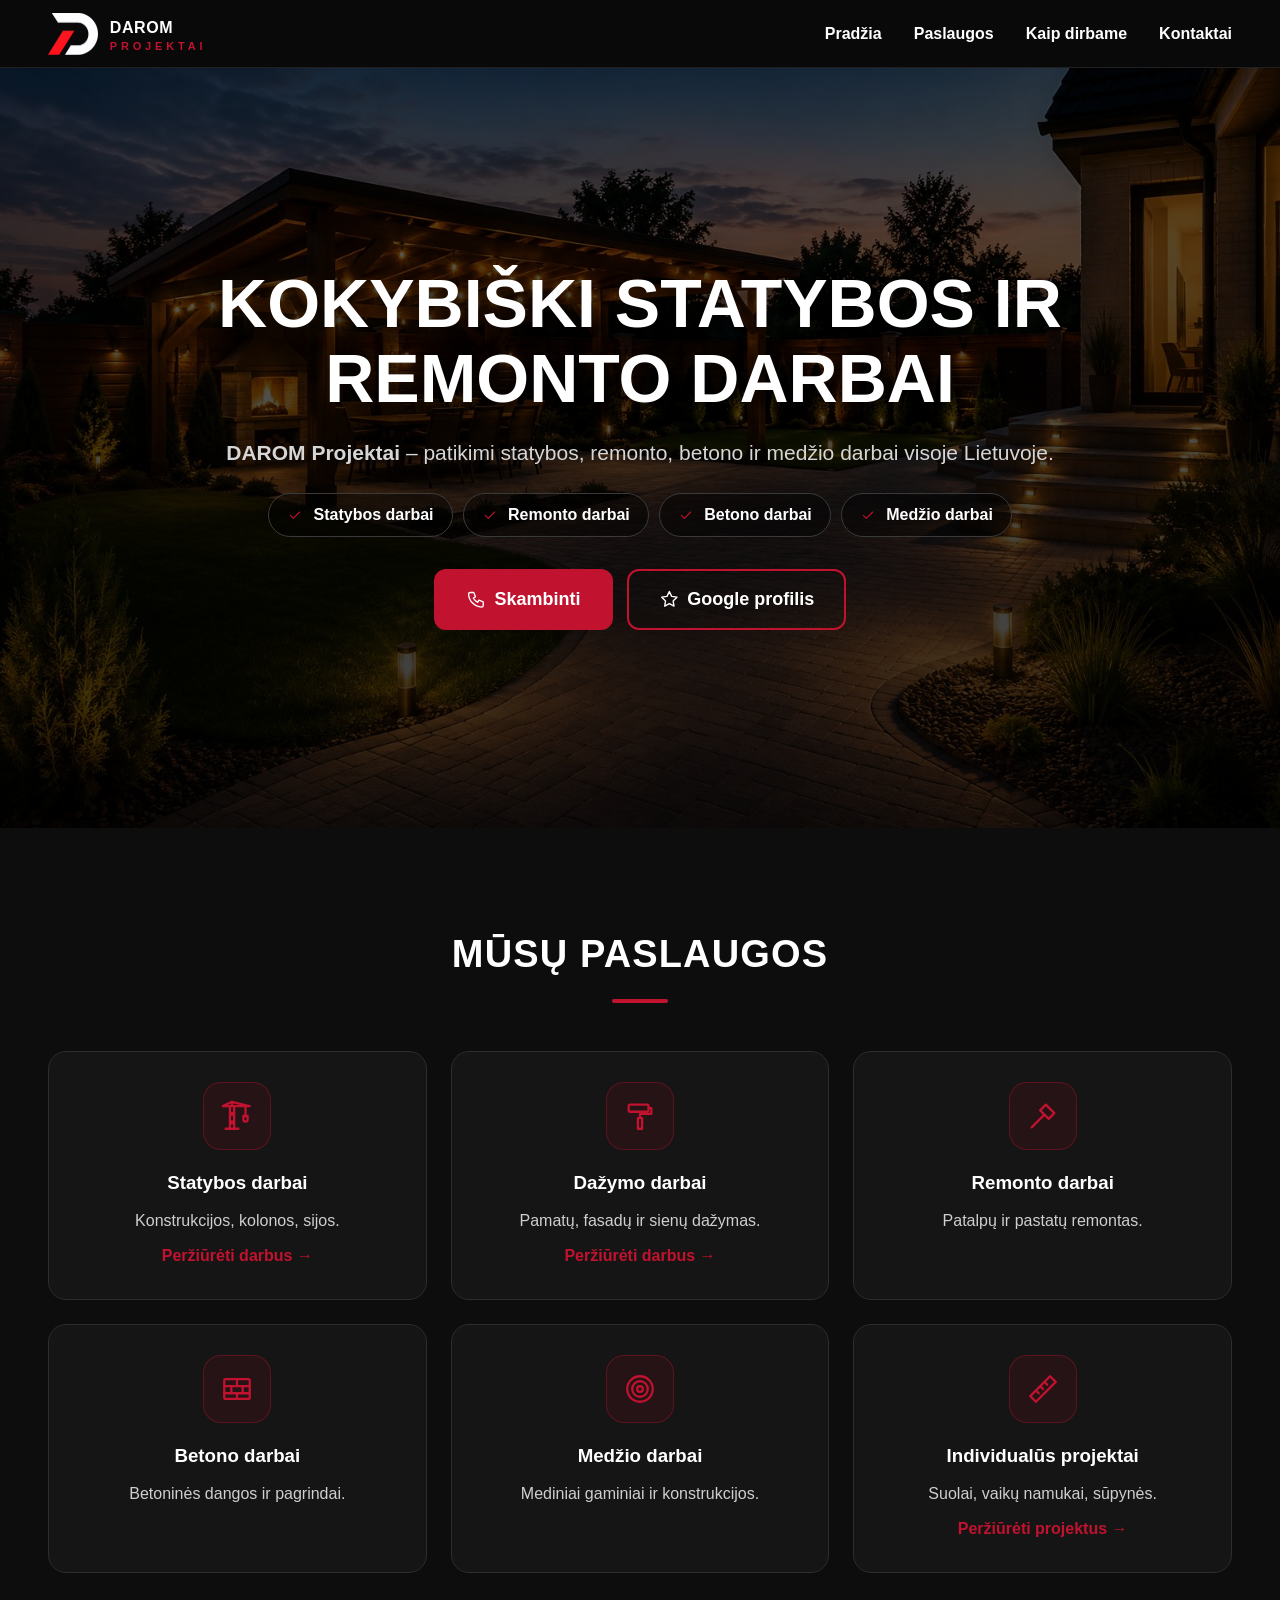
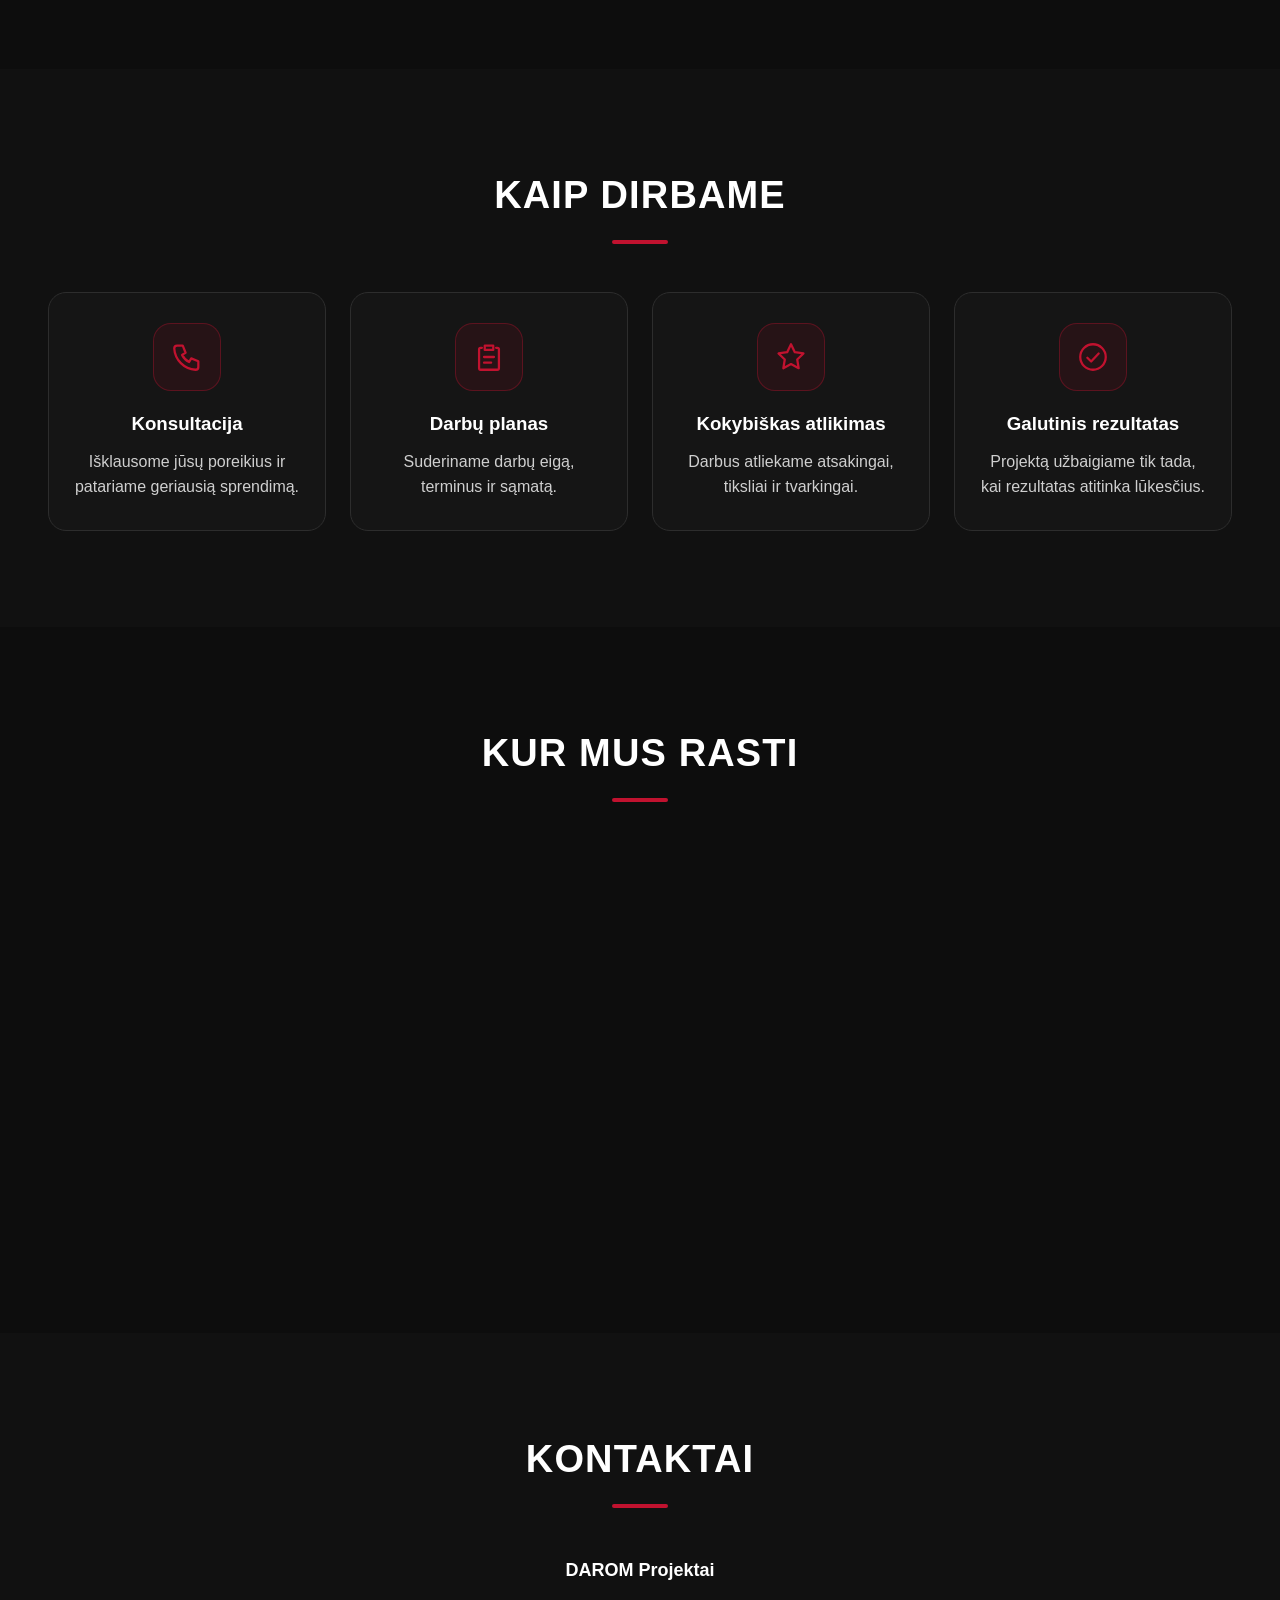
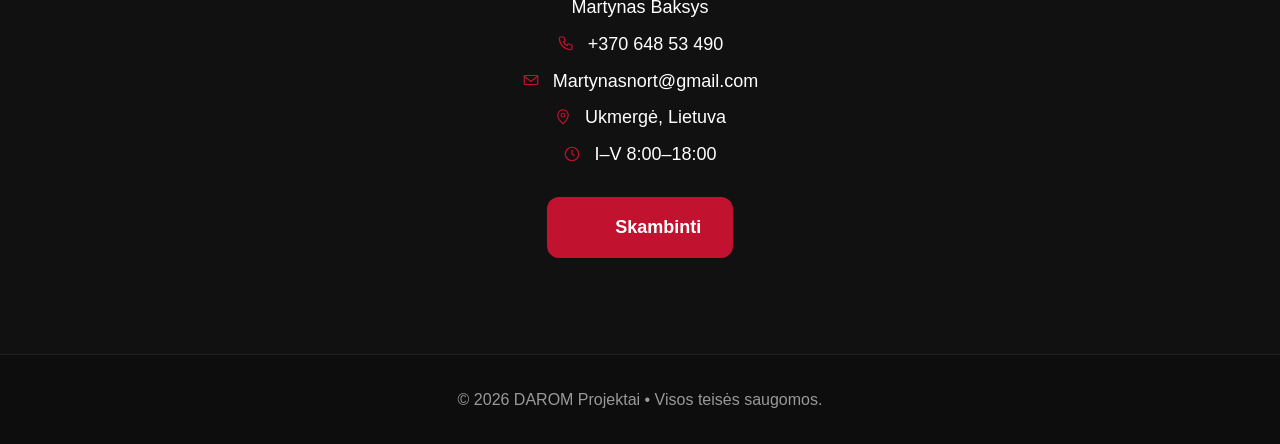
<file: index.html>
<!DOCTYPE html>
<html lang="lt">
<head>
<meta charset="UTF-8">
<meta name="viewport" content="width=device-width, initial-scale=1.0">
<meta name="theme-color" content="#0d0d0d">
<link rel="icon" href="logo-icon.png">
<meta name="description" content="DAROM Projektai – statybos, remonto, betono ir medžio darbai. Dirbame visoje Lietuvoje.">
<title>DAROM Projektai | Statybos ir remonto darbai</title>
<link rel="stylesheet" href="style.css">
</head>
<body>
<svg width="0" height="0" style="position:absolute" aria-hidden="true"><symbol id="i-crane" viewBox="0 0 24 24"><path d="M7 21V5h3v16M7 9l3 3M10 9l-3 3M7 15l3 3M10 15l-3 3M4 21h9M2 5h19M8.5 2v3M8.5 2L2 5M8.5 2l12 3M18 5v7"/><path d="M16.5 12h3v2.5a1.5 1.5 0 0 1-3 0z"/></symbol><symbol id="i-roller" viewBox="0 0 24 24"><rect x="4" y="4" width="14" height="5" rx="1"/><path d="M18 6.5h2v4h-8v3M10.5 13.5h3V21h-3z"/></symbol><symbol id="i-hammer" viewBox="0 0 24 24"><path d="M10 8l4-4 6 6-4 4zM4 20l9-9"/></symbol><symbol id="i-bricks" viewBox="0 0 24 24"><rect x="3" y="5" width="18" height="14" rx="1"/><path d="M3 10h18M3 15h18M12 5v5M8 10v5M16 10v5M12 15v4"/></symbol><symbol id="i-log" viewBox="0 0 24 24"><circle cx="12" cy="12" r="9"/><circle cx="12" cy="12" r="5.5"/><circle cx="12" cy="12" r="2"/></symbol><symbol id="i-ruler" viewBox="0 0 24 24"><path d="M3 17L17 3l4 4L7 21zM7 13l2 2M10 10l2 2M13 7l2 2"/></symbol><symbol id="i-phone" viewBox="0 0 24 24"><path d="M5 4h4l2 5-2.5 1.5a11 11 0 0 0 5 5L15 13l5 2v4a2 2 0 0 1-2 2A16 16 0 0 1 3 6a2 2 0 0 1 2-2z"/></symbol><symbol id="i-clipboard" viewBox="0 0 24 24"><path d="M9 4h6v3H9zM7 5.5H6a1 1 0 0 0-1 1V20a1 1 0 0 0 1 1h12a1 1 0 0 0 1-1V6.5a1 1 0 0 0-1-1h-1M8.5 12h7M8.5 16h5"/></symbol><symbol id="i-check" viewBox="0 0 24 24"><circle cx="12" cy="12" r="9"/><path d="M8 12.5l2.7 2.7L16 9.5"/></symbol><symbol id="i-star" viewBox="0 0 24 24"><path d="M12 3l2.7 5.6 6.1.9-4.4 4.3 1 6.1L12 17l-5.4 2.9 1-6.1L3.2 9.5l6.1-.9z"/></symbol><symbol id="i-mail" viewBox="0 0 24 24"><rect x="3" y="6" width="18" height="12" rx="1"/><path d="M3 7l9 7 9-7"/></symbol><symbol id="i-pin" viewBox="0 0 24 24"><path d="M12 21s7-6.2 7-11.5A7 7 0 0 0 5 9.5C5 14.8 12 21 12 21z"/><circle cx="12" cy="9.5" r="2.5"/></symbol><symbol id="i-clock" viewBox="0 0 24 24"><circle cx="12" cy="12" r="9"/><path d="M12 7v5l3 2"/></symbol><symbol id="i-bench" viewBox="0 0 24 24"><path d="M4 10h16M5 10V6h14v4M6 10v8M18 10v8M4 14h16"/></symbol><symbol id="i-house" viewBox="0 0 24 24"><path d="M3 11l9-7 9 7M5 10v10h14V10M10 20v-6h4v6"/></symbol><symbol id="i-swing" viewBox="0 0 24 24"><path d="M8 4h8M5 21L8 4M19 21L16 4M10 4v10M14 4v10M8.5 14h7v2h-7z"/></symbol><symbol id="i-tick" viewBox="0 0 24 24"><path d="M5 12.5l4.5 4.5L19 7.5"/></symbol></svg>

<nav>
    <a class="brand" href="index.html"><img src="logo-icon.png" alt=""><span>DAROM<b>PROJEKTAI</b></span></a>
    <button class="hamburger" id="menuBtn" aria-label="Meniu" aria-expanded="false">☰</button>
    <div class="menu" id="menu">
        <a href="#pradzia">Pradžia</a>
        <a href="#paslaugos">Paslaugos</a>
        <a href="#kaip-dirbame">Kaip dirbame</a>
        <a href="#kontaktai">Kontaktai</a>
    </div>
</nav>

<section class="hero" id="pradzia">
    <div class="content">
        <h1>KOKYBIŠKI STATYBOS IR REMONTO DARBAI</h1>
        <p><strong>DAROM Projektai</strong> – patikimi statybos, remonto, betono ir medžio darbai visoje Lietuvoje.</p>
        <ul class="checks">
            <li><svg class="i"><use href="#i-tick"/></svg> Statybos darbai</li>
            <li><svg class="i"><use href="#i-tick"/></svg> Remonto darbai</li>
            <li><svg class="i"><use href="#i-tick"/></svg> Betono darbai</li>
            <li><svg class="i"><use href="#i-tick"/></svg> Medžio darbai</li>
        </ul>
        <div class="buttons">
            <a href="tel:+37064853490" class="btn"><svg class="i"><use href="#i-phone"/></svg> Skambinti</a>
            <!-- Messenger: įrašyk savo Facebook puslapio vardą ir atkomentuok
            <a href="https://m.me/TAVO_FACEBOOK_PUSLAPIS" class="btn ghost" target="_blank" rel="noopener">Messenger</a> -->
            <a href="https://www.google.com/search?q=darom+projektai" class="btn ghost" target="_blank" rel="noopener"><svg class="i"><use href="#i-star"/></svg> Google profilis</a>
        </div>
    </div>
</section>

<section id="paslaugos">
    <div class="wrap">
        <h2>MŪSŲ PASLAUGOS</h2>
        <div class="grid g3">
            <a href="statybos-darbai.html" class="card-link"><div class="card"><span class="ico"><svg class="i"><use href="#i-crane"/></svg></span><h3>Statybos darbai</h3><p>Konstrukcijos, kolonos, sijos.</p><p class="more">Peržiūrėti darbus →</p></div></a>
            <a href="dazymo-darbai.html" class="card-link"><div class="card"><span class="ico"><svg class="i"><use href="#i-roller"/></svg></span><h3>Dažymo darbai</h3><p>Pamatų, fasadų ir sienų dažymas.</p><p class="more">Peržiūrėti darbus →</p></div></a>
            <div class="card"><span class="ico"><svg class="i"><use href="#i-hammer"/></svg></span><h3>Remonto darbai</h3><p>Patalpų ir pastatų remontas.</p></div>
            <div class="card"><span class="ico"><svg class="i"><use href="#i-bricks"/></svg></span><h3>Betono darbai</h3><p>Betoninės dangos ir pagrindai.</p></div>
            <div class="card"><span class="ico"><svg class="i"><use href="#i-log"/></svg></span><h3>Medžio darbai</h3><p>Mediniai gaminiai ir konstrukcijos.</p></div>
            <a href="projektai.html" class="card-link"><div class="card"><span class="ico"><svg class="i"><use href="#i-ruler"/></svg></span><h3>Individualūs projektai</h3><p>Suolai, vaikų namukai, sūpynės.</p><p class="more">Peržiūrėti projektus →</p></div></a>
        </div>
    </div>
</section>

<section class="alt" id="kaip-dirbame">
    <div class="wrap">
        <h2>KAIP DIRBAME</h2>
        <div class="grid g4">
            <div class="card"><span class="ico"><svg class="i"><use href="#i-phone"/></svg></span><h3>Konsultacija</h3><p>Išklausome jūsų poreikius ir patariame geriausią sprendimą.</p></div>
            <div class="card"><span class="ico"><svg class="i"><use href="#i-clipboard"/></svg></span><h3>Darbų planas</h3><p>Suderiname darbų eigą, terminus ir sąmatą.</p></div>
            <div class="card"><span class="ico"><svg class="i"><use href="#i-star"/></svg></span><h3>Kokybiškas atlikimas</h3><p>Darbus atliekame atsakingai, tiksliai ir tvarkingai.</p></div>
            <div class="card"><span class="ico"><svg class="i"><use href="#i-check"/></svg></span><h3>Galutinis rezultatas</h3><p>Projektą užbaigiame tik tada, kai rezultatas atitinka lūkesčius.</p></div>
        </div>
    </div>
</section>

<section id="zemelapis">
    <div class="wrap">
        <h2>KUR MUS RASTI</h2>
        <iframe class="map" title="DAROM Projektai – Ukmergė" src="https://www.google.com/maps?q=Ukmerge,Lithuania&output=embed" allowfullscreen loading="lazy"></iframe>
    </div>
</section>

<section class="alt contact" id="kontaktai">
    <div class="wrap">
        <h2>KONTAKTAI</h2>
        <p><strong>DAROM Projektai</strong></p>
        <p>Martynas Baksys</p>
        <p><svg class="i"><use href="#i-phone"/></svg> <a href="tel:+37064853490">+370 648 53 490</a></p>
        <p><svg class="i"><use href="#i-mail"/></svg> <a href="mailto:Martynasnort@gmail.com">Martynasnort@gmail.com</a></p>
        <p><svg class="i"><use href="#i-pin"/></svg> Ukmergė, Lietuva</p>
        <p><svg class="i"><use href="#i-clock"/></svg> I–V 8:00–18:00</p>
        <div class="buttons"><a href="tel:+37064853490" class="btn"><svg class="i"><use href="#i-phone"/></svg> Skambinti</a></div>
    </div>
</section>

<footer id="footer">© 2026 DAROM Projektai • Visos teisės saugomos.</footer>

<script src="script.js"></script>
</body>
</html>
</file>
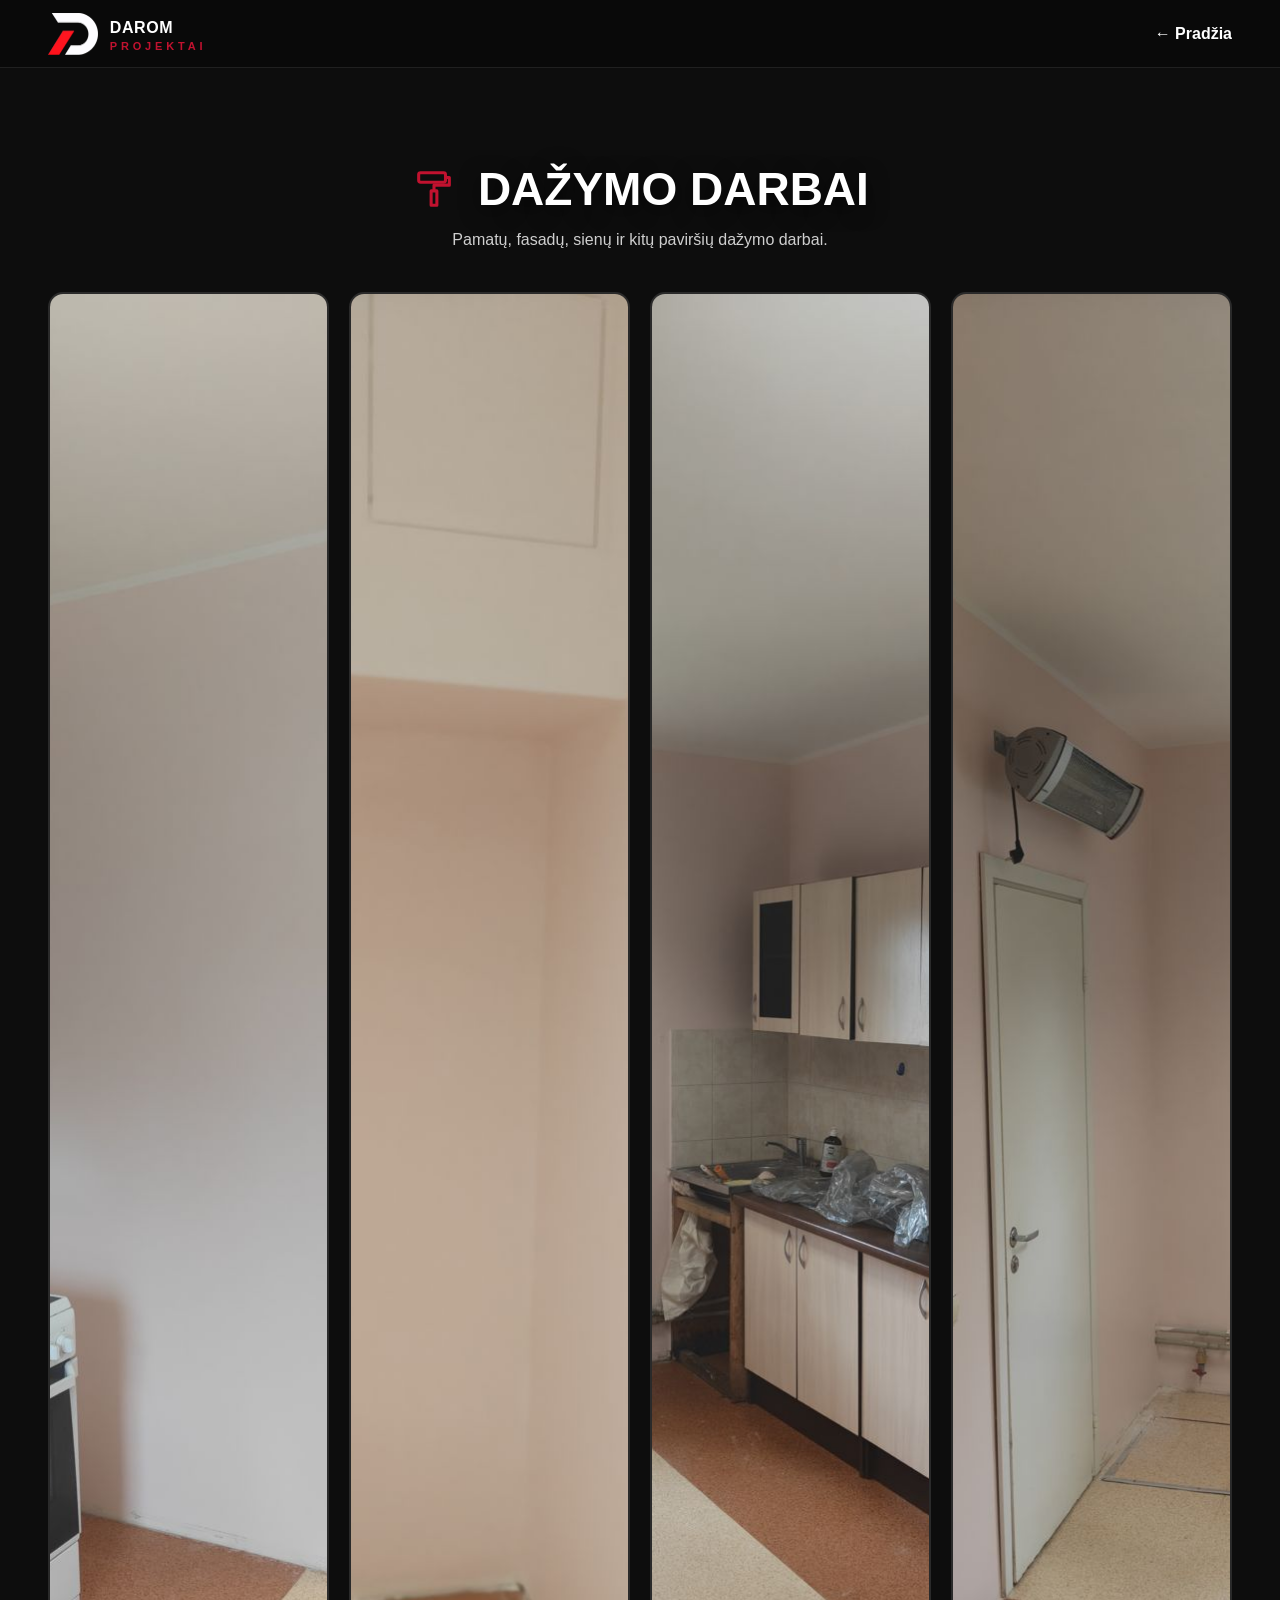
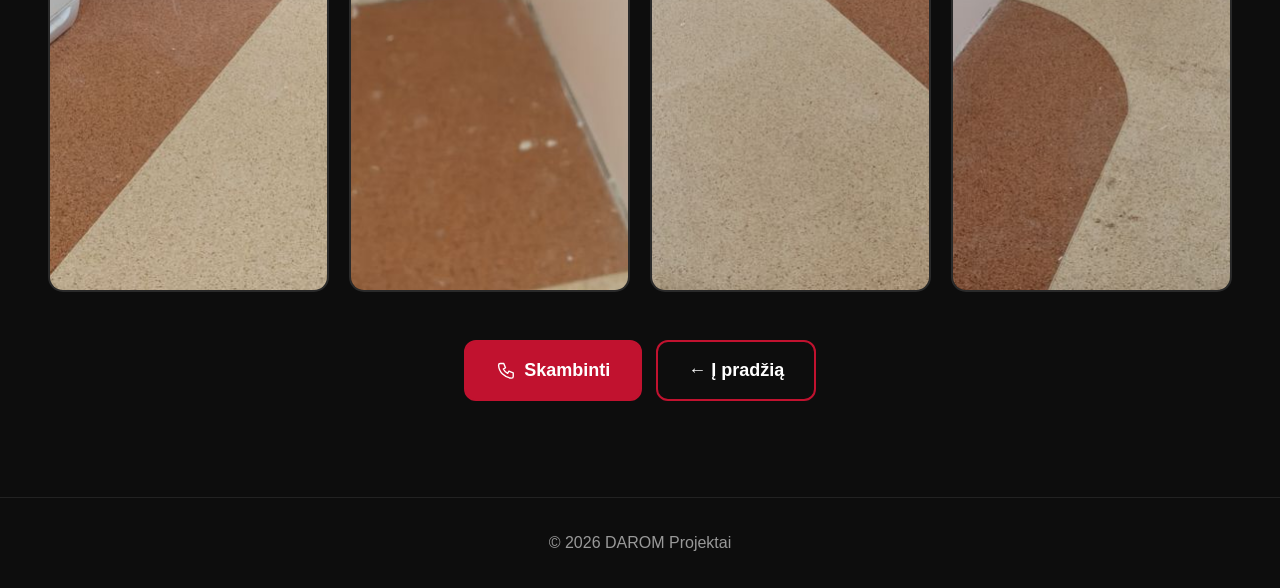
<file: dazymo-darbai.html>
<!DOCTYPE html>
<html lang="lt">
<head>
<meta charset="UTF-8">
<meta name="viewport" content="width=device-width, initial-scale=1.0">
<meta name="theme-color" content="#0d0d0d">
<link rel="icon" href="logo-icon.png">
<title>Dažymo darbai | DAROM Projektai</title>
<link rel="stylesheet" href="style.css">
</head>
<body>
<svg width="0" height="0" style="position:absolute" aria-hidden="true"><symbol id="i-crane" viewBox="0 0 24 24"><path d="M7 21V5h3v16M7 9l3 3M10 9l-3 3M7 15l3 3M10 15l-3 3M4 21h9M2 5h19M8.5 2v3M8.5 2L2 5M8.5 2l12 3M18 5v7"/><path d="M16.5 12h3v2.5a1.5 1.5 0 0 1-3 0z"/></symbol><symbol id="i-roller" viewBox="0 0 24 24"><rect x="4" y="4" width="14" height="5" rx="1"/><path d="M18 6.5h2v4h-8v3M10.5 13.5h3V21h-3z"/></symbol><symbol id="i-hammer" viewBox="0 0 24 24"><path d="M10 8l4-4 6 6-4 4zM4 20l9-9"/></symbol><symbol id="i-bricks" viewBox="0 0 24 24"><rect x="3" y="5" width="18" height="14" rx="1"/><path d="M3 10h18M3 15h18M12 5v5M8 10v5M16 10v5M12 15v4"/></symbol><symbol id="i-log" viewBox="0 0 24 24"><circle cx="12" cy="12" r="9"/><circle cx="12" cy="12" r="5.5"/><circle cx="12" cy="12" r="2"/></symbol><symbol id="i-ruler" viewBox="0 0 24 24"><path d="M3 17L17 3l4 4L7 21zM7 13l2 2M10 10l2 2M13 7l2 2"/></symbol><symbol id="i-phone" viewBox="0 0 24 24"><path d="M5 4h4l2 5-2.5 1.5a11 11 0 0 0 5 5L15 13l5 2v4a2 2 0 0 1-2 2A16 16 0 0 1 3 6a2 2 0 0 1 2-2z"/></symbol><symbol id="i-clipboard" viewBox="0 0 24 24"><path d="M9 4h6v3H9zM7 5.5H6a1 1 0 0 0-1 1V20a1 1 0 0 0 1 1h12a1 1 0 0 0 1-1V6.5a1 1 0 0 0-1-1h-1M8.5 12h7M8.5 16h5"/></symbol><symbol id="i-check" viewBox="0 0 24 24"><circle cx="12" cy="12" r="9"/><path d="M8 12.5l2.7 2.7L16 9.5"/></symbol><symbol id="i-star" viewBox="0 0 24 24"><path d="M12 3l2.7 5.6 6.1.9-4.4 4.3 1 6.1L12 17l-5.4 2.9 1-6.1L3.2 9.5l6.1-.9z"/></symbol><symbol id="i-mail" viewBox="0 0 24 24"><rect x="3" y="6" width="18" height="12" rx="1"/><path d="M3 7l9 7 9-7"/></symbol><symbol id="i-pin" viewBox="0 0 24 24"><path d="M12 21s7-6.2 7-11.5A7 7 0 0 0 5 9.5C5 14.8 12 21 12 21z"/><circle cx="12" cy="9.5" r="2.5"/></symbol><symbol id="i-clock" viewBox="0 0 24 24"><circle cx="12" cy="12" r="9"/><path d="M12 7v5l3 2"/></symbol><symbol id="i-bench" viewBox="0 0 24 24"><path d="M4 10h16M5 10V6h14v4M6 10v8M18 10v8M4 14h16"/></symbol><symbol id="i-house" viewBox="0 0 24 24"><path d="M3 11l9-7 9 7M5 10v10h14V10M10 20v-6h4v6"/></symbol><symbol id="i-swing" viewBox="0 0 24 24"><path d="M8 4h8M5 21L8 4M19 21L16 4M10 4v10M14 4v10M8.5 14h7v2h-7z"/></symbol><symbol id="i-tick" viewBox="0 0 24 24"><path d="M5 12.5l4.5 4.5L19 7.5"/></symbol></svg>
<nav>
    <a class="brand" href="index.html"><img src="logo-icon.png" alt=""><span>DAROM<b>PROJEKTAI</b></span></a>
    <a class="back" href="index.html">← Pradžia</a>
</nav>

<section class="page-head">
    <h1><svg class="i"><use href="#i-roller"/></svg> DAŽYMO DARBAI</h1>
    <p class="lead">Pamatų, fasadų, sienų ir kitų paviršių dažymo darbai.</p>
</section>

<section style="padding-top:0">
    <div class="gallery four">
        <img src="IMG20260712162426.jpg" alt="Dažytos patalpos" loading="lazy" width="1200" height="1600">
        <img src="IMG20260712162441.jpg" alt="Dažytos patalpos" loading="lazy" width="1200" height="1600">
        <img src="IMG20260712162444.jpg" alt="Dažytos patalpos" loading="lazy" width="1200" height="1600">
        <img src="IMG20260712162447.jpg" alt="Dažytos patalpos" loading="lazy" width="1200" height="1600">
    </div>
    <div class="cta buttons">
        <a href="tel:+37064853490" class="btn"><svg class="i"><use href="#i-phone"/></svg> Skambinti</a>
        <a href="index.html" class="btn ghost">← Į pradžią</a>
    </div>
</section>

<footer>© 2026 DAROM Projektai</footer>

</body>
</html>
</file>
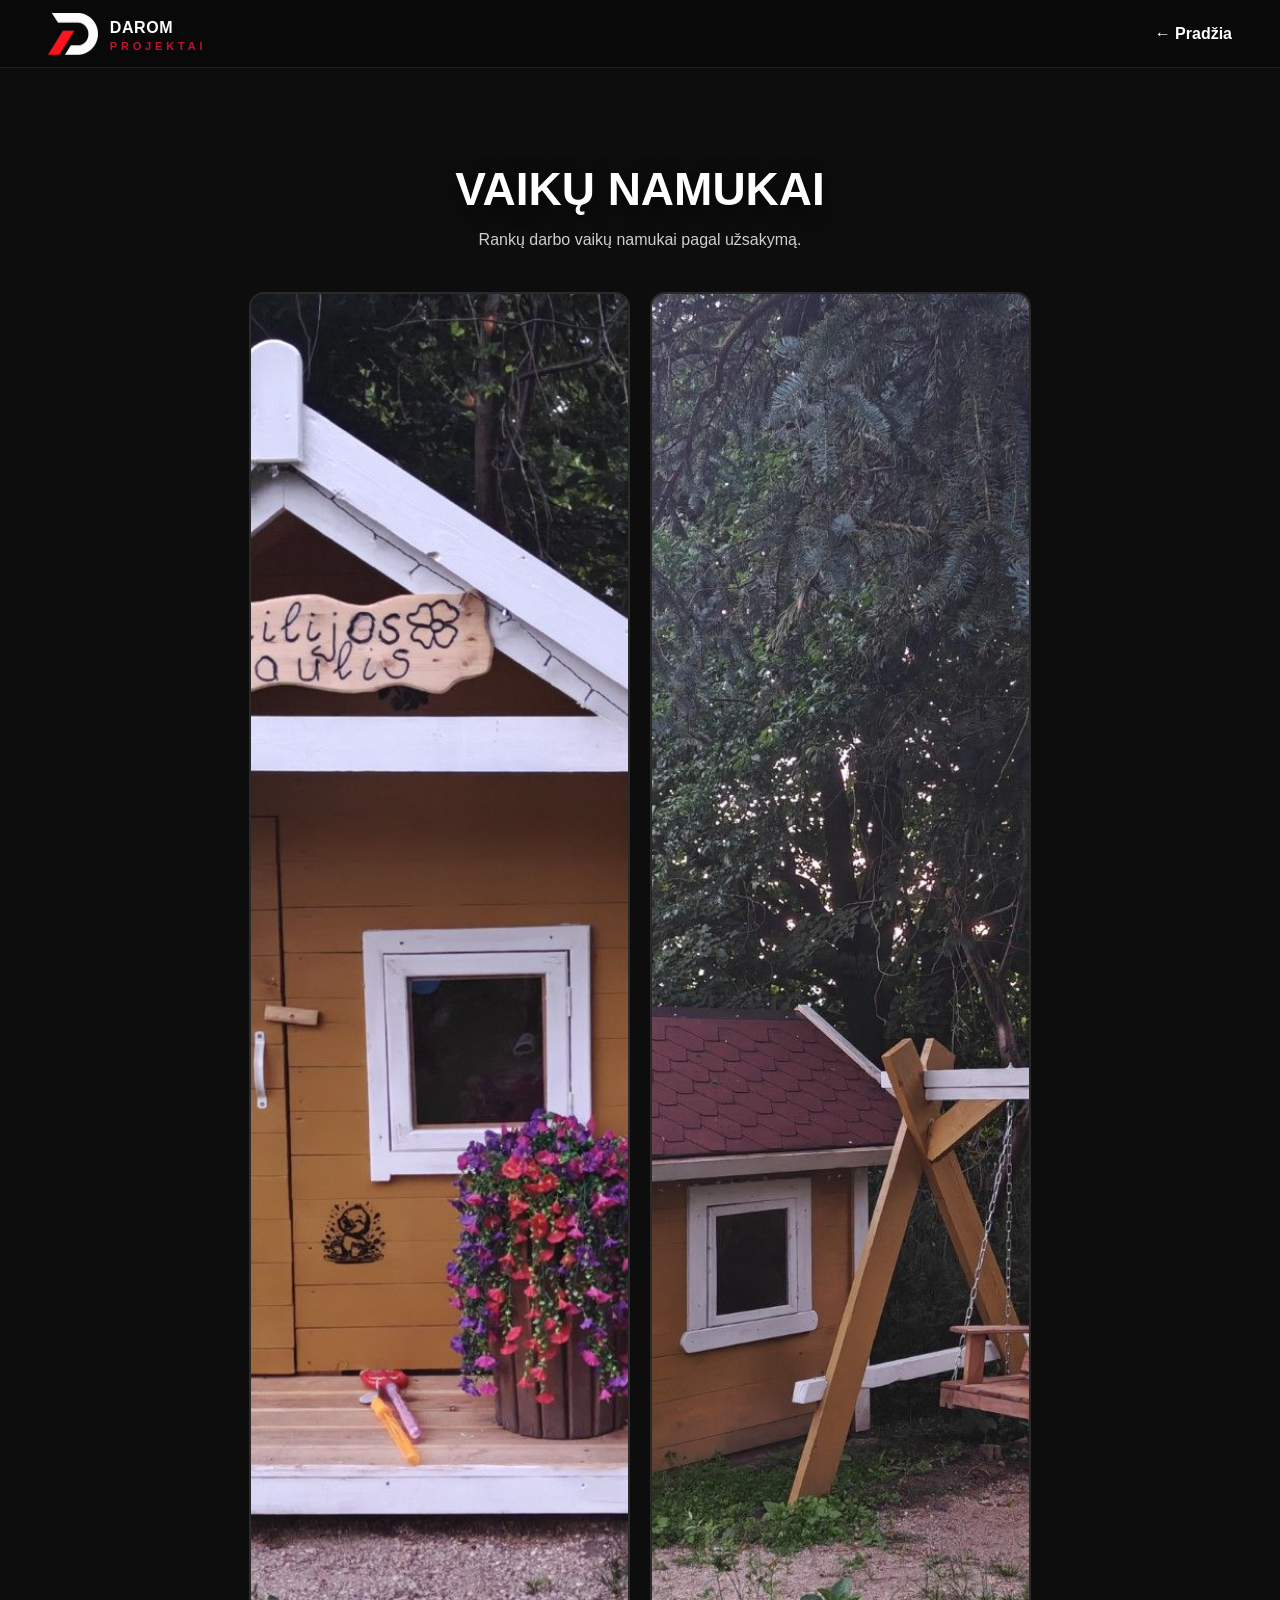
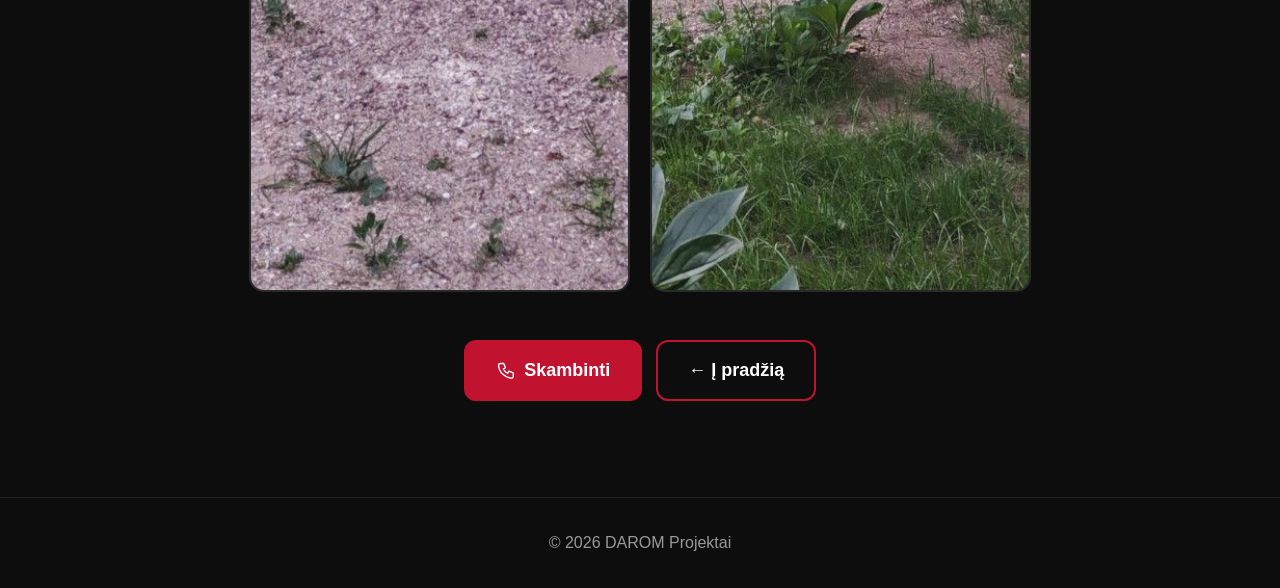
<file: namukai.html>
<!DOCTYPE html>
<html lang="lt">
<head>
<meta charset="UTF-8">
<meta name="viewport" content="width=device-width, initial-scale=1.0">
<meta name="theme-color" content="#0d0d0d">
<link rel="icon" href="logo-icon.png">
<title>Vaikų namukai | DAROM Projektai</title>
<link rel="stylesheet" href="style.css">
</head>
<body>
<svg width="0" height="0" style="position:absolute" aria-hidden="true"><symbol id="i-crane" viewBox="0 0 24 24"><path d="M7 21V5h3v16M7 9l3 3M10 9l-3 3M7 15l3 3M10 15l-3 3M4 21h9M2 5h19M8.5 2v3M8.5 2L2 5M8.5 2l12 3M18 5v7"/><path d="M16.5 12h3v2.5a1.5 1.5 0 0 1-3 0z"/></symbol><symbol id="i-roller" viewBox="0 0 24 24"><rect x="4" y="4" width="14" height="5" rx="1"/><path d="M18 6.5h2v4h-8v3M10.5 13.5h3V21h-3z"/></symbol><symbol id="i-hammer" viewBox="0 0 24 24"><path d="M10 8l4-4 6 6-4 4zM4 20l9-9"/></symbol><symbol id="i-bricks" viewBox="0 0 24 24"><rect x="3" y="5" width="18" height="14" rx="1"/><path d="M3 10h18M3 15h18M12 5v5M8 10v5M16 10v5M12 15v4"/></symbol><symbol id="i-log" viewBox="0 0 24 24"><circle cx="12" cy="12" r="9"/><circle cx="12" cy="12" r="5.5"/><circle cx="12" cy="12" r="2"/></symbol><symbol id="i-ruler" viewBox="0 0 24 24"><path d="M3 17L17 3l4 4L7 21zM7 13l2 2M10 10l2 2M13 7l2 2"/></symbol><symbol id="i-phone" viewBox="0 0 24 24"><path d="M5 4h4l2 5-2.5 1.5a11 11 0 0 0 5 5L15 13l5 2v4a2 2 0 0 1-2 2A16 16 0 0 1 3 6a2 2 0 0 1 2-2z"/></symbol><symbol id="i-clipboard" viewBox="0 0 24 24"><path d="M9 4h6v3H9zM7 5.5H6a1 1 0 0 0-1 1V20a1 1 0 0 0 1 1h12a1 1 0 0 0 1-1V6.5a1 1 0 0 0-1-1h-1M8.5 12h7M8.5 16h5"/></symbol><symbol id="i-check" viewBox="0 0 24 24"><circle cx="12" cy="12" r="9"/><path d="M8 12.5l2.7 2.7L16 9.5"/></symbol><symbol id="i-star" viewBox="0 0 24 24"><path d="M12 3l2.7 5.6 6.1.9-4.4 4.3 1 6.1L12 17l-5.4 2.9 1-6.1L3.2 9.5l6.1-.9z"/></symbol><symbol id="i-mail" viewBox="0 0 24 24"><rect x="3" y="6" width="18" height="12" rx="1"/><path d="M3 7l9 7 9-7"/></symbol><symbol id="i-pin" viewBox="0 0 24 24"><path d="M12 21s7-6.2 7-11.5A7 7 0 0 0 5 9.5C5 14.8 12 21 12 21z"/><circle cx="12" cy="9.5" r="2.5"/></symbol><symbol id="i-clock" viewBox="0 0 24 24"><circle cx="12" cy="12" r="9"/><path d="M12 7v5l3 2"/></symbol><symbol id="i-bench" viewBox="0 0 24 24"><path d="M4 10h16M5 10V6h14v4M6 10v8M18 10v8M4 14h16"/></symbol><symbol id="i-house" viewBox="0 0 24 24"><path d="M3 11l9-7 9 7M5 10v10h14V10M10 20v-6h4v6"/></symbol><symbol id="i-swing" viewBox="0 0 24 24"><path d="M8 4h8M5 21L8 4M19 21L16 4M10 4v10M14 4v10M8.5 14h7v2h-7z"/></symbol><symbol id="i-tick" viewBox="0 0 24 24"><path d="M5 12.5l4.5 4.5L19 7.5"/></symbol></svg>
<nav>
    <a class="brand" href="index.html"><img src="logo-icon.png" alt=""><span>DAROM<b>PROJEKTAI</b></span></a>
    <a class="back" href="index.html">← Pradžia</a>
</nav>

<section class="page-head">
    <h1>VAIKŲ NAMUKAI</h1>
    <p class="lead">Rankų darbo vaikų namukai pagal užsakymą.</p>
</section>

<section style="padding-top:0">
    <div class="gallery">
        <img src="namelis1.jpg" alt="Vaikų namukas" loading="lazy" width="1200" height="1600">
        <img src="namelis2.jpg" alt="Vaikų namukas" loading="lazy" width="1200" height="1600">
    </div>
    <div class="cta buttons">
        <a href="tel:+37064853490" class="btn"><svg class="i"><use href="#i-phone"/></svg> Skambinti</a>
        <a href="index.html" class="btn ghost">← Į pradžią</a>
    </div>
</section>

<footer>© 2026 DAROM Projektai</footer>

</body>
</html>
</file>
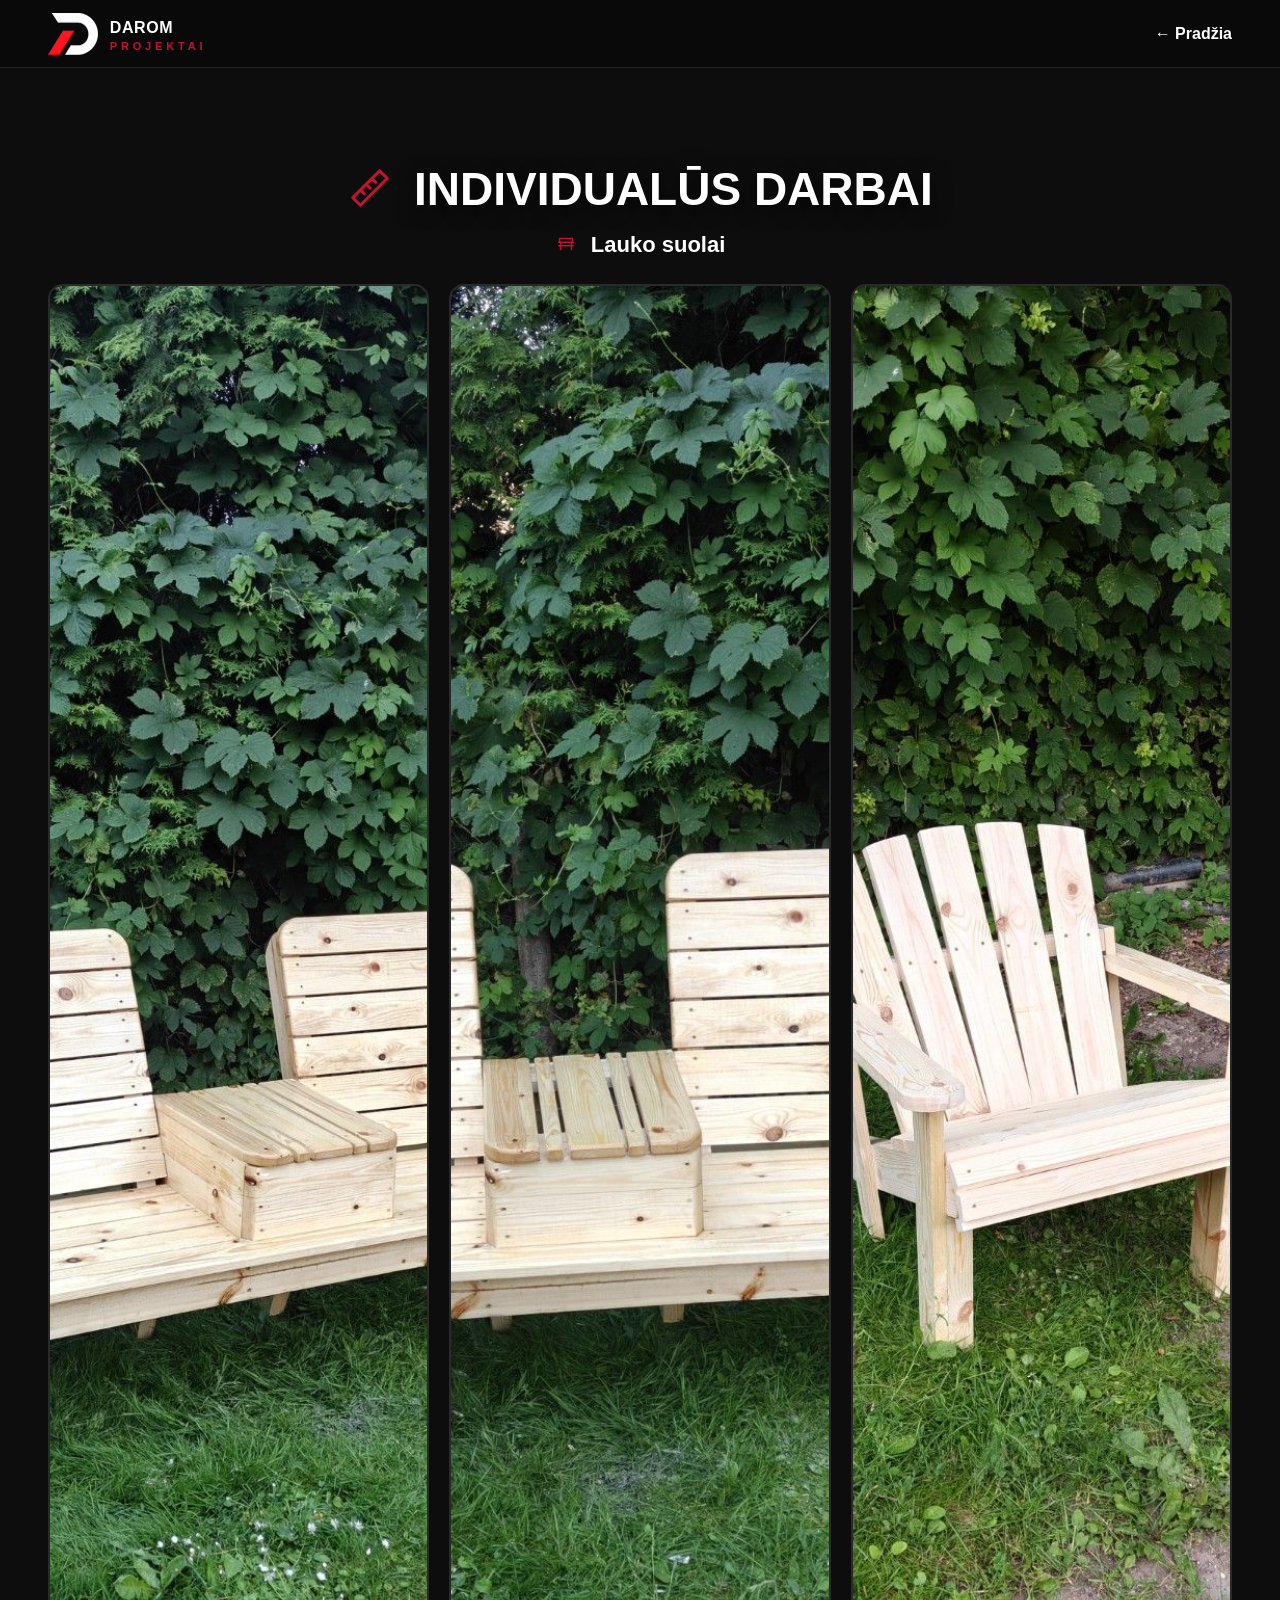
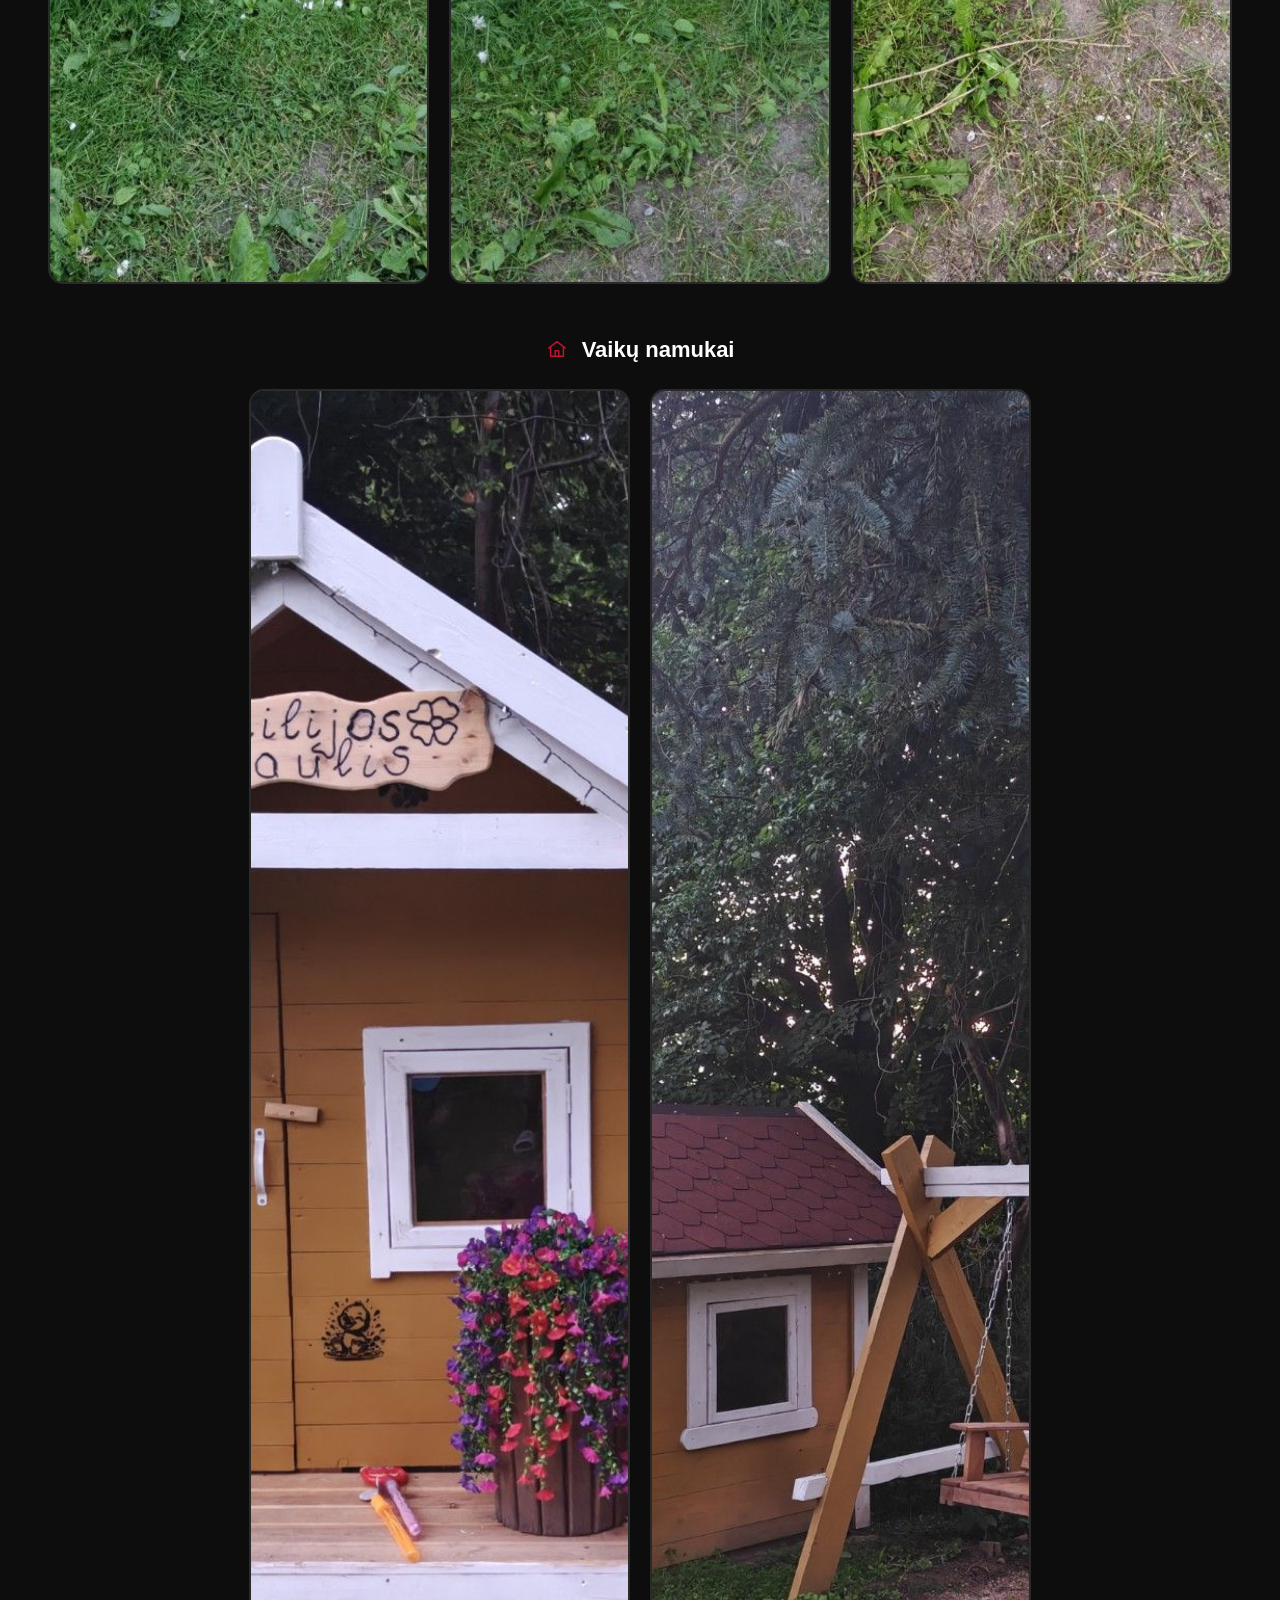
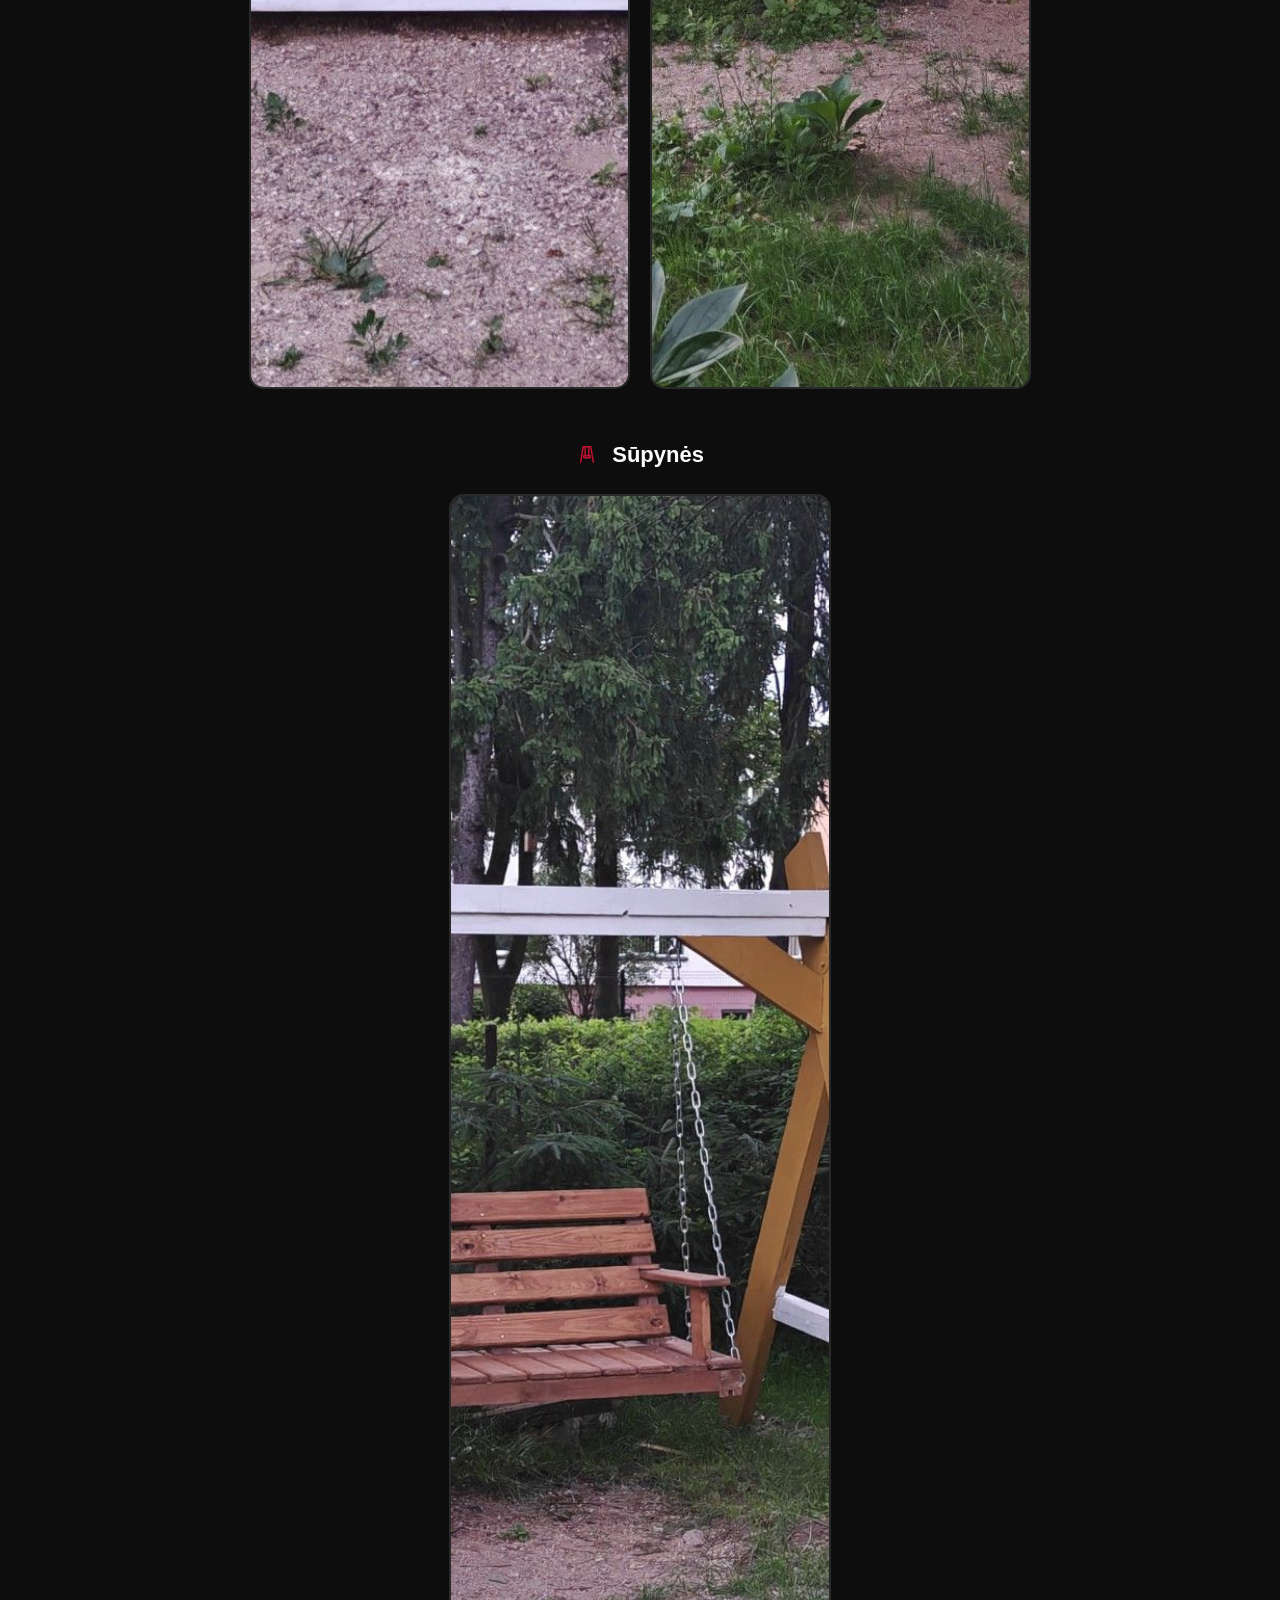
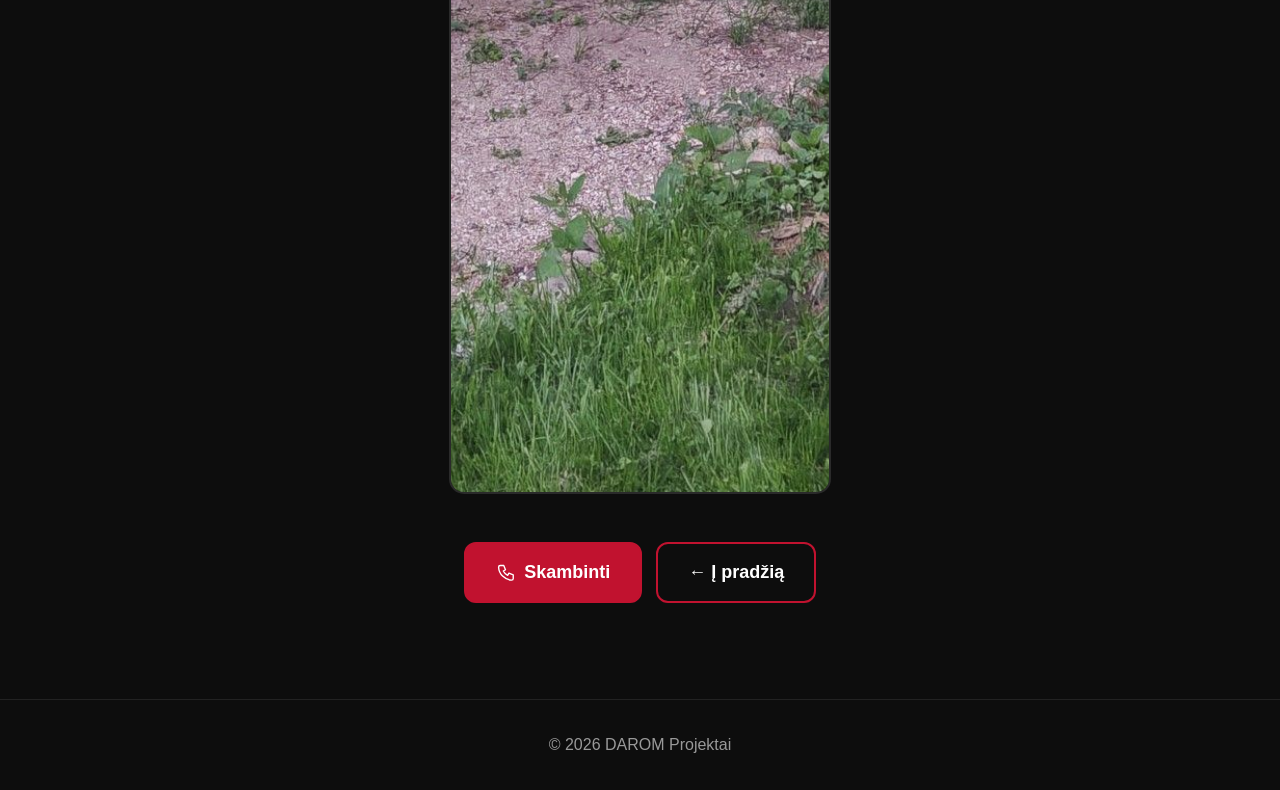
<file: projektai.html>
<!DOCTYPE html>
<html lang="lt">
<head>
<meta charset="UTF-8">
<meta name="viewport" content="width=device-width, initial-scale=1.0">
<meta name="theme-color" content="#0d0d0d">
<link rel="icon" href="logo-icon.png">
<title>Individualūs darbai | DAROM Projektai</title>
<link rel="stylesheet" href="style.css">
</head>
<body>
<svg width="0" height="0" style="position:absolute" aria-hidden="true"><symbol id="i-crane" viewBox="0 0 24 24"><path d="M7 21V5h3v16M7 9l3 3M10 9l-3 3M7 15l3 3M10 15l-3 3M4 21h9M2 5h19M8.5 2v3M8.5 2L2 5M8.5 2l12 3M18 5v7"/><path d="M16.5 12h3v2.5a1.5 1.5 0 0 1-3 0z"/></symbol><symbol id="i-roller" viewBox="0 0 24 24"><rect x="4" y="4" width="14" height="5" rx="1"/><path d="M18 6.5h2v4h-8v3M10.5 13.5h3V21h-3z"/></symbol><symbol id="i-hammer" viewBox="0 0 24 24"><path d="M10 8l4-4 6 6-4 4zM4 20l9-9"/></symbol><symbol id="i-bricks" viewBox="0 0 24 24"><rect x="3" y="5" width="18" height="14" rx="1"/><path d="M3 10h18M3 15h18M12 5v5M8 10v5M16 10v5M12 15v4"/></symbol><symbol id="i-log" viewBox="0 0 24 24"><circle cx="12" cy="12" r="9"/><circle cx="12" cy="12" r="5.5"/><circle cx="12" cy="12" r="2"/></symbol><symbol id="i-ruler" viewBox="0 0 24 24"><path d="M3 17L17 3l4 4L7 21zM7 13l2 2M10 10l2 2M13 7l2 2"/></symbol><symbol id="i-phone" viewBox="0 0 24 24"><path d="M5 4h4l2 5-2.5 1.5a11 11 0 0 0 5 5L15 13l5 2v4a2 2 0 0 1-2 2A16 16 0 0 1 3 6a2 2 0 0 1 2-2z"/></symbol><symbol id="i-clipboard" viewBox="0 0 24 24"><path d="M9 4h6v3H9zM7 5.5H6a1 1 0 0 0-1 1V20a1 1 0 0 0 1 1h12a1 1 0 0 0 1-1V6.5a1 1 0 0 0-1-1h-1M8.5 12h7M8.5 16h5"/></symbol><symbol id="i-check" viewBox="0 0 24 24"><circle cx="12" cy="12" r="9"/><path d="M8 12.5l2.7 2.7L16 9.5"/></symbol><symbol id="i-star" viewBox="0 0 24 24"><path d="M12 3l2.7 5.6 6.1.9-4.4 4.3 1 6.1L12 17l-5.4 2.9 1-6.1L3.2 9.5l6.1-.9z"/></symbol><symbol id="i-mail" viewBox="0 0 24 24"><rect x="3" y="6" width="18" height="12" rx="1"/><path d="M3 7l9 7 9-7"/></symbol><symbol id="i-pin" viewBox="0 0 24 24"><path d="M12 21s7-6.2 7-11.5A7 7 0 0 0 5 9.5C5 14.8 12 21 12 21z"/><circle cx="12" cy="9.5" r="2.5"/></symbol><symbol id="i-clock" viewBox="0 0 24 24"><circle cx="12" cy="12" r="9"/><path d="M12 7v5l3 2"/></symbol><symbol id="i-bench" viewBox="0 0 24 24"><path d="M4 10h16M5 10V6h14v4M6 10v8M18 10v8M4 14h16"/></symbol><symbol id="i-house" viewBox="0 0 24 24"><path d="M3 11l9-7 9 7M5 10v10h14V10M10 20v-6h4v6"/></symbol><symbol id="i-swing" viewBox="0 0 24 24"><path d="M8 4h8M5 21L8 4M19 21L16 4M10 4v10M14 4v10M8.5 14h7v2h-7z"/></symbol><symbol id="i-tick" viewBox="0 0 24 24"><path d="M5 12.5l4.5 4.5L19 7.5"/></symbol></svg>
<nav>
    <a class="brand" href="index.html"><img src="logo-icon.png" alt=""><span>DAROM<b>PROJEKTAI</b></span></a>
    <a class="back" href="index.html">← Pradžia</a>
</nav>

<section class="page-head">
    <h1><svg class="i"><use href="#i-ruler"/></svg> INDIVIDUALŪS DARBAI</h1>
</section>

<section style="padding-top:0">
    <h3 class="sub" style="margin-top:0"><svg class="i"><use href="#i-bench"/></svg> Lauko suolai</h3>
    <div class="gallery">
        <img src="suolas2.jpg" alt="Suolas" loading="lazy" width="1200" height="1600">
        <img src="suolas3.jpg" alt="Suolas" loading="lazy" width="1200" height="1600">
        <img src="suolas4.jpg" alt="Suolas" loading="lazy" width="1200" height="1600">
    </div>
    <h3 class="sub"><svg class="i"><use href="#i-house"/></svg> Vaikų namukai</h3>
    <div class="gallery">
        <img src="namelis1.jpg" alt="Vaikų namukas" loading="lazy" width="1200" height="1600">
        <img src="namelis2.jpg" alt="Vaikų namukas" loading="lazy" width="1200" height="1600">
    </div>
    <h3 class="sub"><svg class="i"><use href="#i-swing"/></svg> Sūpynės</h3>
    <div class="gallery">
        <img src="supynes1.jpg" alt="Sūpynės" loading="lazy" width="1200" height="1600">
    </div>
    <div class="cta buttons">
        <a href="tel:+37064853490" class="btn"><svg class="i"><use href="#i-phone"/></svg> Skambinti</a>
        <a href="index.html" class="btn ghost">← Į pradžią</a>
    </div>
</section>

<footer>© 2026 DAROM Projektai</footer>

</body>
</html>
</file>
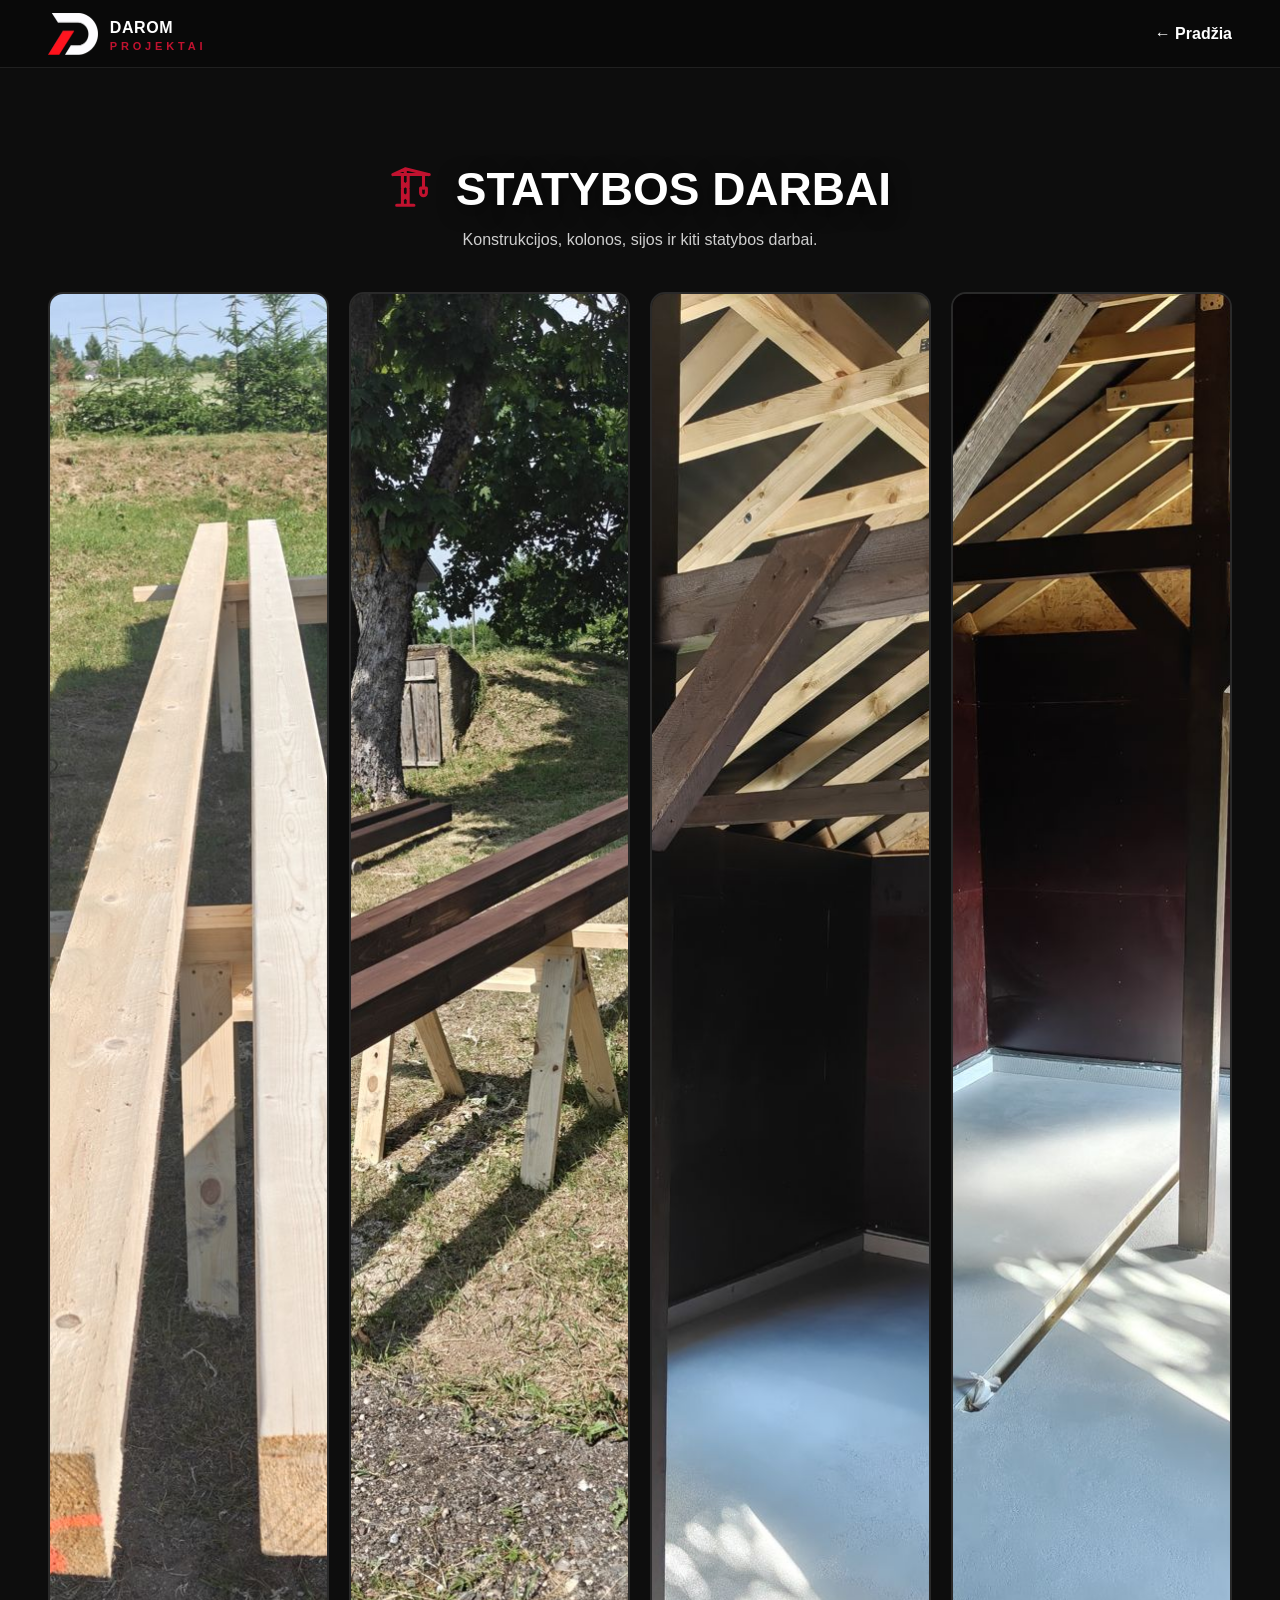
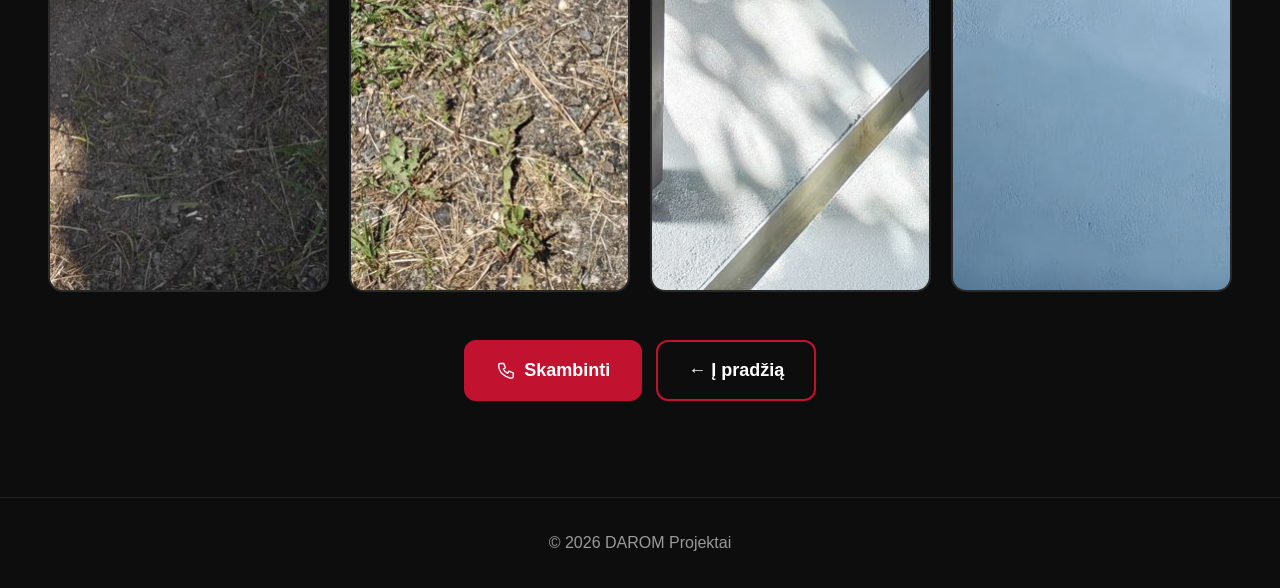
<file: statybos-darbai.html>
<!DOCTYPE html>
<html lang="lt">
<head>
<meta charset="UTF-8">
<meta name="viewport" content="width=device-width, initial-scale=1.0">
<meta name="theme-color" content="#0d0d0d">
<link rel="icon" href="logo-icon.png">
<title>Statybos darbai | DAROM Projektai</title>
<link rel="stylesheet" href="style.css">
</head>
<body>
<svg width="0" height="0" style="position:absolute" aria-hidden="true"><symbol id="i-crane" viewBox="0 0 24 24"><path d="M7 21V5h3v16M7 9l3 3M10 9l-3 3M7 15l3 3M10 15l-3 3M4 21h9M2 5h19M8.5 2v3M8.5 2L2 5M8.5 2l12 3M18 5v7"/><path d="M16.5 12h3v2.5a1.5 1.5 0 0 1-3 0z"/></symbol><symbol id="i-roller" viewBox="0 0 24 24"><rect x="4" y="4" width="14" height="5" rx="1"/><path d="M18 6.5h2v4h-8v3M10.5 13.5h3V21h-3z"/></symbol><symbol id="i-hammer" viewBox="0 0 24 24"><path d="M10 8l4-4 6 6-4 4zM4 20l9-9"/></symbol><symbol id="i-bricks" viewBox="0 0 24 24"><rect x="3" y="5" width="18" height="14" rx="1"/><path d="M3 10h18M3 15h18M12 5v5M8 10v5M16 10v5M12 15v4"/></symbol><symbol id="i-log" viewBox="0 0 24 24"><circle cx="12" cy="12" r="9"/><circle cx="12" cy="12" r="5.5"/><circle cx="12" cy="12" r="2"/></symbol><symbol id="i-ruler" viewBox="0 0 24 24"><path d="M3 17L17 3l4 4L7 21zM7 13l2 2M10 10l2 2M13 7l2 2"/></symbol><symbol id="i-phone" viewBox="0 0 24 24"><path d="M5 4h4l2 5-2.5 1.5a11 11 0 0 0 5 5L15 13l5 2v4a2 2 0 0 1-2 2A16 16 0 0 1 3 6a2 2 0 0 1 2-2z"/></symbol><symbol id="i-clipboard" viewBox="0 0 24 24"><path d="M9 4h6v3H9zM7 5.5H6a1 1 0 0 0-1 1V20a1 1 0 0 0 1 1h12a1 1 0 0 0 1-1V6.5a1 1 0 0 0-1-1h-1M8.5 12h7M8.5 16h5"/></symbol><symbol id="i-check" viewBox="0 0 24 24"><circle cx="12" cy="12" r="9"/><path d="M8 12.5l2.7 2.7L16 9.5"/></symbol><symbol id="i-star" viewBox="0 0 24 24"><path d="M12 3l2.7 5.6 6.1.9-4.4 4.3 1 6.1L12 17l-5.4 2.9 1-6.1L3.2 9.5l6.1-.9z"/></symbol><symbol id="i-mail" viewBox="0 0 24 24"><rect x="3" y="6" width="18" height="12" rx="1"/><path d="M3 7l9 7 9-7"/></symbol><symbol id="i-pin" viewBox="0 0 24 24"><path d="M12 21s7-6.2 7-11.5A7 7 0 0 0 5 9.5C5 14.8 12 21 12 21z"/><circle cx="12" cy="9.5" r="2.5"/></symbol><symbol id="i-clock" viewBox="0 0 24 24"><circle cx="12" cy="12" r="9"/><path d="M12 7v5l3 2"/></symbol><symbol id="i-bench" viewBox="0 0 24 24"><path d="M4 10h16M5 10V6h14v4M6 10v8M18 10v8M4 14h16"/></symbol><symbol id="i-house" viewBox="0 0 24 24"><path d="M3 11l9-7 9 7M5 10v10h14V10M10 20v-6h4v6"/></symbol><symbol id="i-swing" viewBox="0 0 24 24"><path d="M8 4h8M5 21L8 4M19 21L16 4M10 4v10M14 4v10M8.5 14h7v2h-7z"/></symbol><symbol id="i-tick" viewBox="0 0 24 24"><path d="M5 12.5l4.5 4.5L19 7.5"/></symbol></svg>
<nav>
    <a class="brand" href="index.html"><img src="logo-icon.png" alt=""><span>DAROM<b>PROJEKTAI</b></span></a>
    <a class="back" href="index.html">← Pradžia</a>
</nav>

<section class="page-head">
    <h1><svg class="i"><use href="#i-crane"/></svg> STATYBOS DARBAI</h1>
    <p class="lead">Konstrukcijos, kolonos, sijos ir kiti statybos darbai.</p>
</section>

<section style="padding-top:0">
    <div class="gallery four">
        <img src="IMG20260701092525.jpg" alt="Medienos paruošimas" loading="lazy" width="1200" height="1600">
        <img src="IMG20260701123746.jpg" alt="Dažytos medinės sijos" loading="lazy" width="1200" height="1600">
        <img src="IMG20260710182837.jpg" alt="Sumontuotos kolonos ir konstrukcija" loading="lazy" width="1200" height="1600">
        <img src="IMG20260710182823.jpg" alt="Sumontuotos kolonos ir konstrukcija" loading="lazy" width="1200" height="1600">
    </div>
    <div class="cta buttons">
        <a href="tel:+37064853490" class="btn"><svg class="i"><use href="#i-phone"/></svg> Skambinti</a>
        <a href="index.html" class="btn ghost">← Į pradžią</a>
    </div>
</section>

<footer>© 2026 DAROM Projektai</footer>

</body>
</html>
</file>
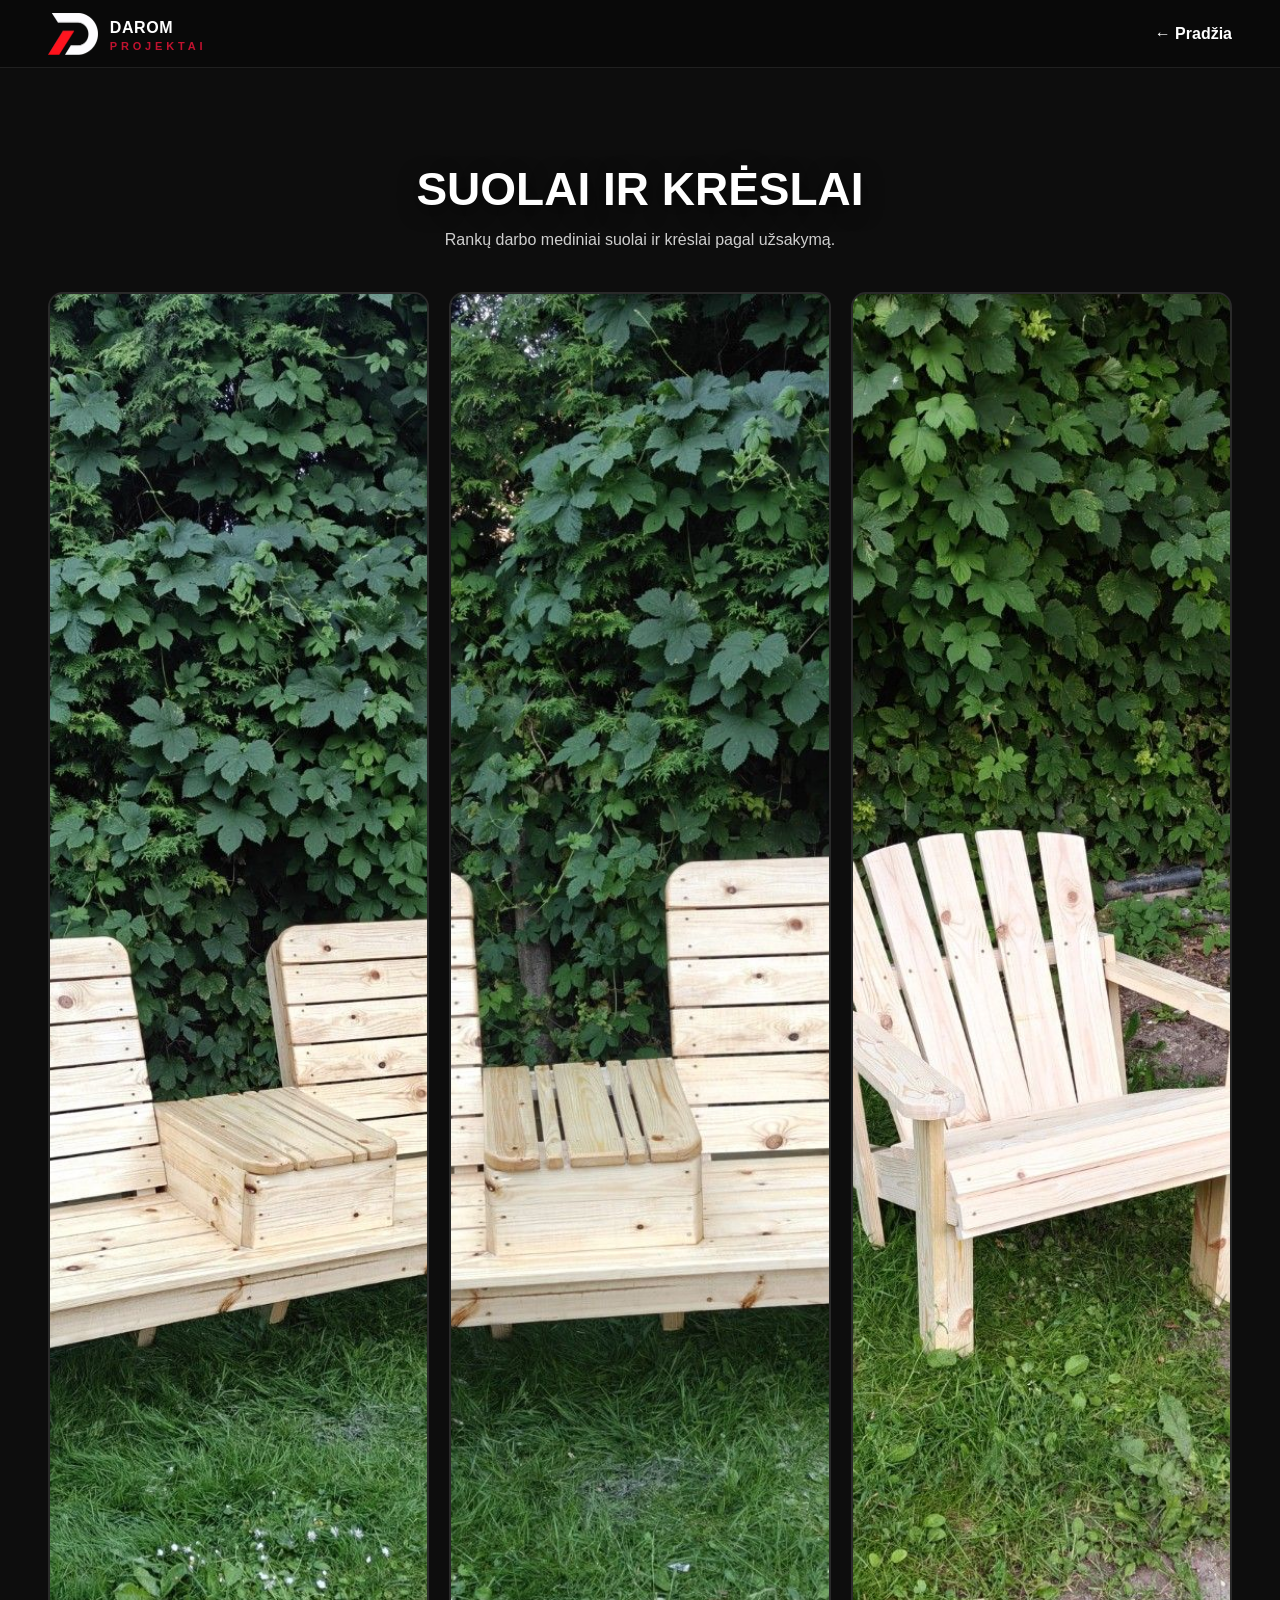
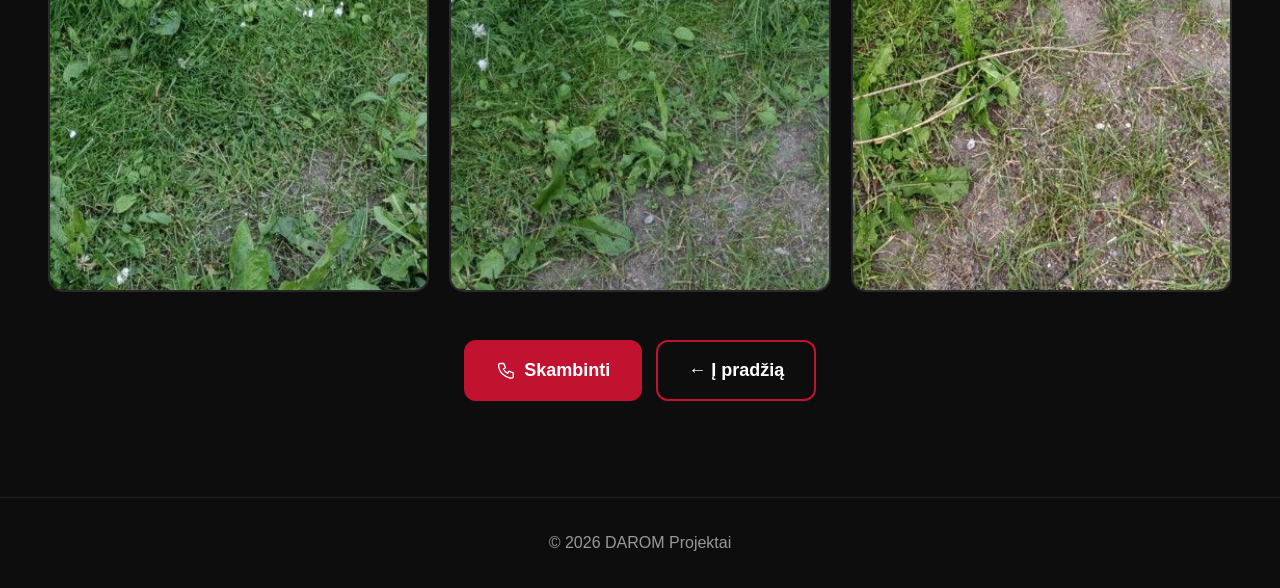
<file: suolai.html>
<!DOCTYPE html>
<html lang="lt">
<head>
<meta charset="UTF-8">
<meta name="viewport" content="width=device-width, initial-scale=1.0">
<meta name="theme-color" content="#0d0d0d">
<link rel="icon" href="logo-icon.png">
<title>Suolai ir krėslai | DAROM Projektai</title>
<link rel="stylesheet" href="style.css">
</head>
<body>
<svg width="0" height="0" style="position:absolute" aria-hidden="true"><symbol id="i-crane" viewBox="0 0 24 24"><path d="M7 21V5h3v16M7 9l3 3M10 9l-3 3M7 15l3 3M10 15l-3 3M4 21h9M2 5h19M8.5 2v3M8.5 2L2 5M8.5 2l12 3M18 5v7"/><path d="M16.5 12h3v2.5a1.5 1.5 0 0 1-3 0z"/></symbol><symbol id="i-roller" viewBox="0 0 24 24"><rect x="4" y="4" width="14" height="5" rx="1"/><path d="M18 6.5h2v4h-8v3M10.5 13.5h3V21h-3z"/></symbol><symbol id="i-hammer" viewBox="0 0 24 24"><path d="M10 8l4-4 6 6-4 4zM4 20l9-9"/></symbol><symbol id="i-bricks" viewBox="0 0 24 24"><rect x="3" y="5" width="18" height="14" rx="1"/><path d="M3 10h18M3 15h18M12 5v5M8 10v5M16 10v5M12 15v4"/></symbol><symbol id="i-log" viewBox="0 0 24 24"><circle cx="12" cy="12" r="9"/><circle cx="12" cy="12" r="5.5"/><circle cx="12" cy="12" r="2"/></symbol><symbol id="i-ruler" viewBox="0 0 24 24"><path d="M3 17L17 3l4 4L7 21zM7 13l2 2M10 10l2 2M13 7l2 2"/></symbol><symbol id="i-phone" viewBox="0 0 24 24"><path d="M5 4h4l2 5-2.5 1.5a11 11 0 0 0 5 5L15 13l5 2v4a2 2 0 0 1-2 2A16 16 0 0 1 3 6a2 2 0 0 1 2-2z"/></symbol><symbol id="i-clipboard" viewBox="0 0 24 24"><path d="M9 4h6v3H9zM7 5.5H6a1 1 0 0 0-1 1V20a1 1 0 0 0 1 1h12a1 1 0 0 0 1-1V6.5a1 1 0 0 0-1-1h-1M8.5 12h7M8.5 16h5"/></symbol><symbol id="i-check" viewBox="0 0 24 24"><circle cx="12" cy="12" r="9"/><path d="M8 12.5l2.7 2.7L16 9.5"/></symbol><symbol id="i-star" viewBox="0 0 24 24"><path d="M12 3l2.7 5.6 6.1.9-4.4 4.3 1 6.1L12 17l-5.4 2.9 1-6.1L3.2 9.5l6.1-.9z"/></symbol><symbol id="i-mail" viewBox="0 0 24 24"><rect x="3" y="6" width="18" height="12" rx="1"/><path d="M3 7l9 7 9-7"/></symbol><symbol id="i-pin" viewBox="0 0 24 24"><path d="M12 21s7-6.2 7-11.5A7 7 0 0 0 5 9.5C5 14.8 12 21 12 21z"/><circle cx="12" cy="9.5" r="2.5"/></symbol><symbol id="i-clock" viewBox="0 0 24 24"><circle cx="12" cy="12" r="9"/><path d="M12 7v5l3 2"/></symbol><symbol id="i-bench" viewBox="0 0 24 24"><path d="M4 10h16M5 10V6h14v4M6 10v8M18 10v8M4 14h16"/></symbol><symbol id="i-house" viewBox="0 0 24 24"><path d="M3 11l9-7 9 7M5 10v10h14V10M10 20v-6h4v6"/></symbol><symbol id="i-swing" viewBox="0 0 24 24"><path d="M8 4h8M5 21L8 4M19 21L16 4M10 4v10M14 4v10M8.5 14h7v2h-7z"/></symbol><symbol id="i-tick" viewBox="0 0 24 24"><path d="M5 12.5l4.5 4.5L19 7.5"/></symbol></svg>
<nav>
    <a class="brand" href="index.html"><img src="logo-icon.png" alt=""><span>DAROM<b>PROJEKTAI</b></span></a>
    <a class="back" href="index.html">← Pradžia</a>
</nav>

<section class="page-head">
    <h1>SUOLAI IR KRĖSLAI</h1>
    <p class="lead">Rankų darbo mediniai suolai ir krėslai pagal užsakymą.</p>
</section>

<section style="padding-top:0">
    <div class="gallery">
        <img src="suolas2.jpg" alt="Sodo suolas" loading="lazy" width="1200" height="1600">
        <img src="suolas3.jpg" alt="Sodo suolas" loading="lazy" width="1200" height="1600">
        <img src="suolas4.jpg" alt="Sodo suolas" loading="lazy" width="1200" height="1600">
    </div>
    <div class="cta buttons">
        <a href="tel:+37064853490" class="btn"><svg class="i"><use href="#i-phone"/></svg> Skambinti</a>
        <a href="index.html" class="btn ghost">← Į pradžią</a>
    </div>
</section>

<footer>© 2026 DAROM Projektai</footer>

</body>
</html>
</file>
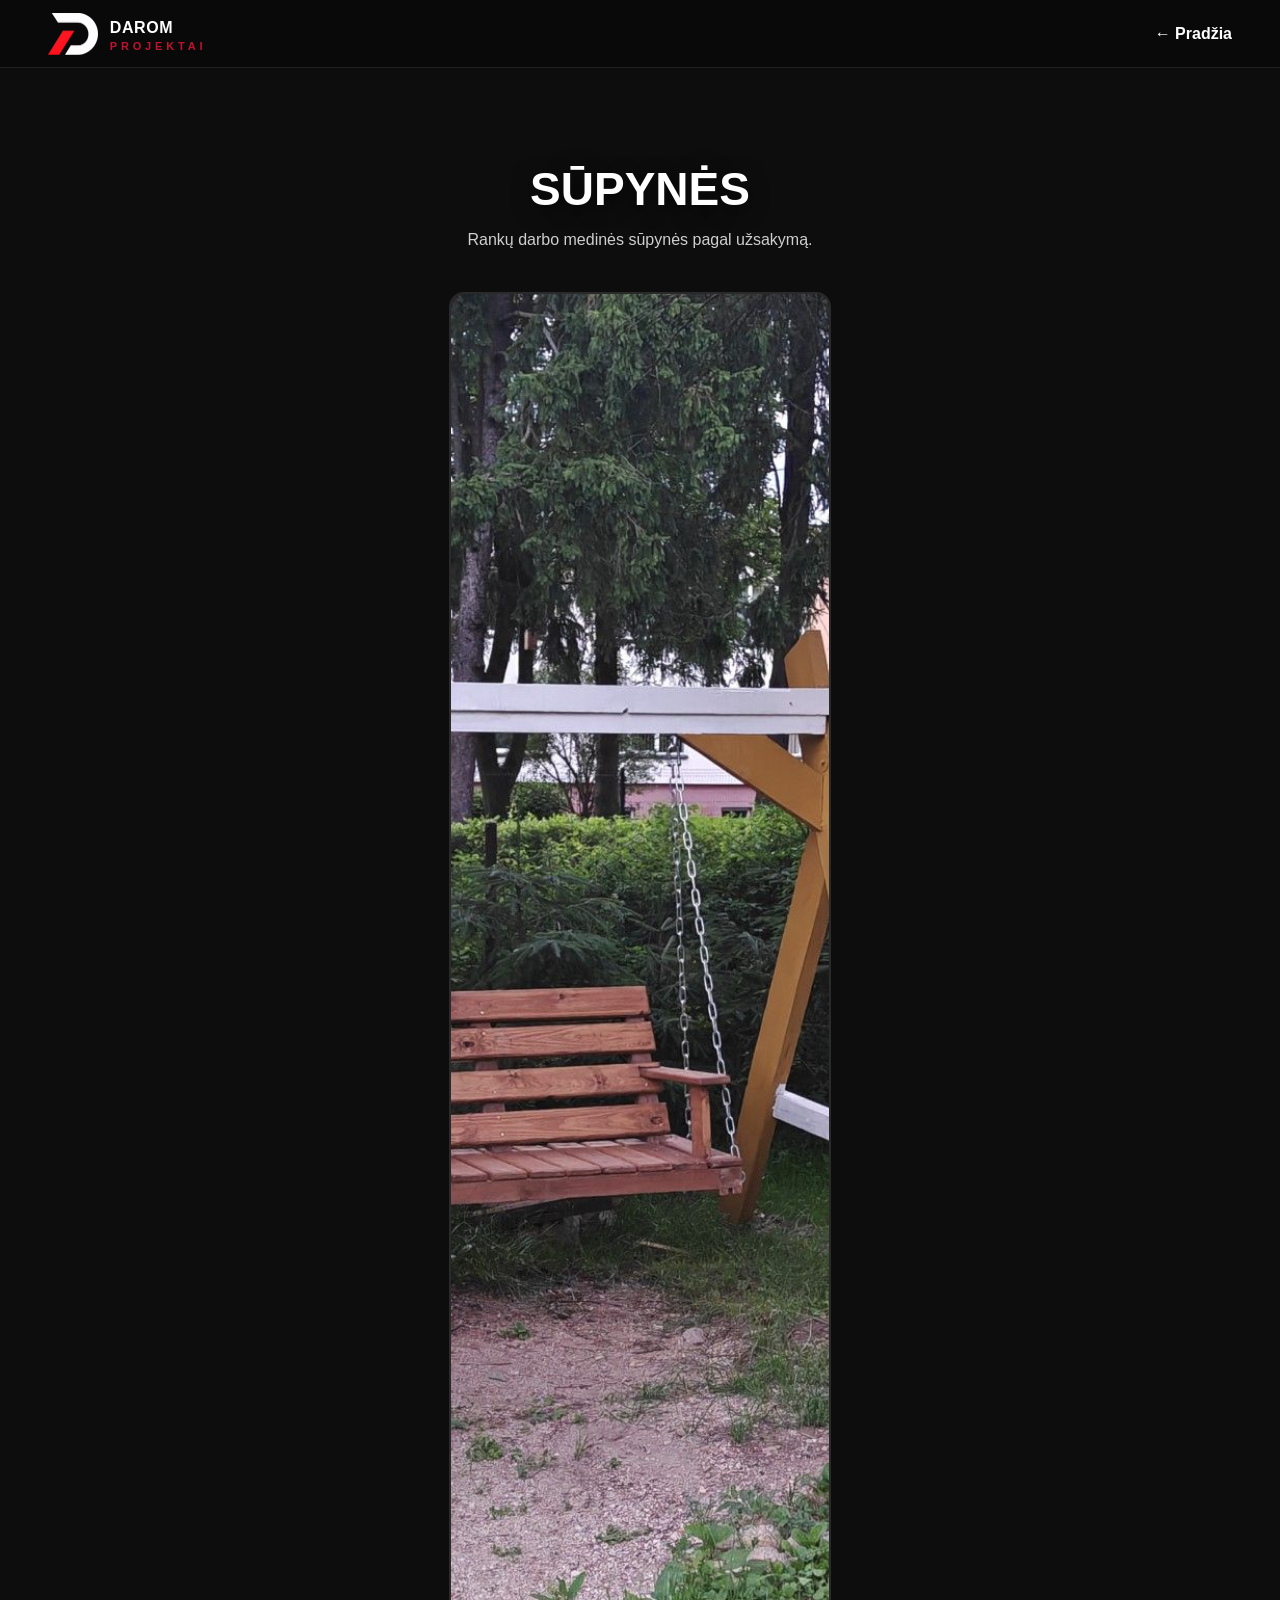
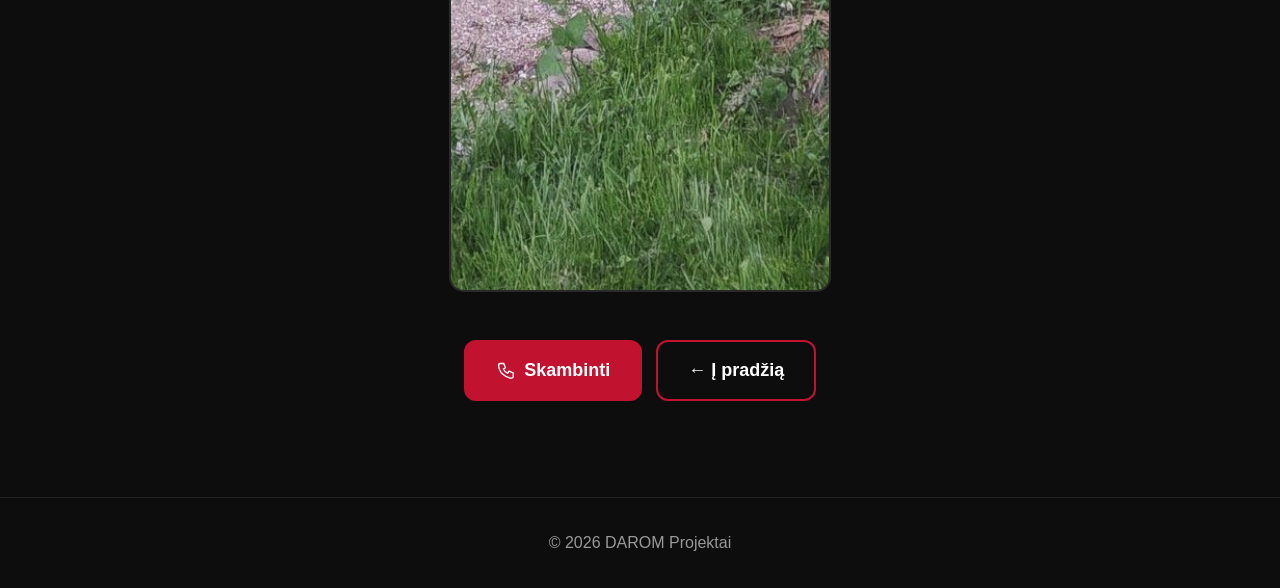
<file: supynes.html>
<!DOCTYPE html>
<html lang="lt">
<head>
<meta charset="UTF-8">
<meta name="viewport" content="width=device-width, initial-scale=1.0">
<meta name="theme-color" content="#0d0d0d">
<link rel="icon" href="logo-icon.png">
<title>Sūpynės | DAROM Projektai</title>
<link rel="stylesheet" href="style.css">
</head>
<body>
<svg width="0" height="0" style="position:absolute" aria-hidden="true"><symbol id="i-crane" viewBox="0 0 24 24"><path d="M7 21V5h3v16M7 9l3 3M10 9l-3 3M7 15l3 3M10 15l-3 3M4 21h9M2 5h19M8.5 2v3M8.5 2L2 5M8.5 2l12 3M18 5v7"/><path d="M16.5 12h3v2.5a1.5 1.5 0 0 1-3 0z"/></symbol><symbol id="i-roller" viewBox="0 0 24 24"><rect x="4" y="4" width="14" height="5" rx="1"/><path d="M18 6.5h2v4h-8v3M10.5 13.5h3V21h-3z"/></symbol><symbol id="i-hammer" viewBox="0 0 24 24"><path d="M10 8l4-4 6 6-4 4zM4 20l9-9"/></symbol><symbol id="i-bricks" viewBox="0 0 24 24"><rect x="3" y="5" width="18" height="14" rx="1"/><path d="M3 10h18M3 15h18M12 5v5M8 10v5M16 10v5M12 15v4"/></symbol><symbol id="i-log" viewBox="0 0 24 24"><circle cx="12" cy="12" r="9"/><circle cx="12" cy="12" r="5.5"/><circle cx="12" cy="12" r="2"/></symbol><symbol id="i-ruler" viewBox="0 0 24 24"><path d="M3 17L17 3l4 4L7 21zM7 13l2 2M10 10l2 2M13 7l2 2"/></symbol><symbol id="i-phone" viewBox="0 0 24 24"><path d="M5 4h4l2 5-2.5 1.5a11 11 0 0 0 5 5L15 13l5 2v4a2 2 0 0 1-2 2A16 16 0 0 1 3 6a2 2 0 0 1 2-2z"/></symbol><symbol id="i-clipboard" viewBox="0 0 24 24"><path d="M9 4h6v3H9zM7 5.5H6a1 1 0 0 0-1 1V20a1 1 0 0 0 1 1h12a1 1 0 0 0 1-1V6.5a1 1 0 0 0-1-1h-1M8.5 12h7M8.5 16h5"/></symbol><symbol id="i-check" viewBox="0 0 24 24"><circle cx="12" cy="12" r="9"/><path d="M8 12.5l2.7 2.7L16 9.5"/></symbol><symbol id="i-star" viewBox="0 0 24 24"><path d="M12 3l2.7 5.6 6.1.9-4.4 4.3 1 6.1L12 17l-5.4 2.9 1-6.1L3.2 9.5l6.1-.9z"/></symbol><symbol id="i-mail" viewBox="0 0 24 24"><rect x="3" y="6" width="18" height="12" rx="1"/><path d="M3 7l9 7 9-7"/></symbol><symbol id="i-pin" viewBox="0 0 24 24"><path d="M12 21s7-6.2 7-11.5A7 7 0 0 0 5 9.5C5 14.8 12 21 12 21z"/><circle cx="12" cy="9.5" r="2.5"/></symbol><symbol id="i-clock" viewBox="0 0 24 24"><circle cx="12" cy="12" r="9"/><path d="M12 7v5l3 2"/></symbol><symbol id="i-bench" viewBox="0 0 24 24"><path d="M4 10h16M5 10V6h14v4M6 10v8M18 10v8M4 14h16"/></symbol><symbol id="i-house" viewBox="0 0 24 24"><path d="M3 11l9-7 9 7M5 10v10h14V10M10 20v-6h4v6"/></symbol><symbol id="i-swing" viewBox="0 0 24 24"><path d="M8 4h8M5 21L8 4M19 21L16 4M10 4v10M14 4v10M8.5 14h7v2h-7z"/></symbol><symbol id="i-tick" viewBox="0 0 24 24"><path d="M5 12.5l4.5 4.5L19 7.5"/></symbol></svg>
<nav>
    <a class="brand" href="index.html"><img src="logo-icon.png" alt=""><span>DAROM<b>PROJEKTAI</b></span></a>
    <a class="back" href="index.html">← Pradžia</a>
</nav>

<section class="page-head">
    <h1>SŪPYNĖS</h1>
    <p class="lead">Rankų darbo medinės sūpynės pagal užsakymą.</p>
</section>

<section style="padding-top:0">
    <div class="gallery">
        <img src="supynes1.jpg" alt="Medinės sūpynės" loading="lazy" width="1200" height="1600">
    </div>
    <div class="cta buttons">
        <a href="tel:+37064853490" class="btn"><svg class="i"><use href="#i-phone"/></svg> Skambinti</a>
        <a href="index.html" class="btn ghost">← Į pradžią</a>
    </div>
</section>

<footer>© 2026 DAROM Projektai</footer>

</body>
</html>
</file>
<file: style.css>
:root{--bg:#0d0d0d;--card:#151515;--line:#2d2d2d;--red:#c1122f;--red2:#a10f28;--muted:#cfcfcf;--nav:68px}
*{margin:0;padding:0;box-sizing:border-box}
html{scroll-behavior:smooth}
body{background:var(--bg);color:#fff;font-family:Arial,sans-serif;line-height:1.6}
img{max-width:100%;display:block}
a{color:inherit}
nav{position:sticky;top:0;z-index:1000;height:var(--nav);display:flex;justify-content:space-between;align-items:center;padding:0 clamp(16px,4vw,48px);background:rgba(10,10,10,.85);backdrop-filter:blur(12px);border-bottom:1px solid #202020}
.brand{display:flex;align-items:center;gap:12px;text-decoration:none;font-weight:800;letter-spacing:.04em}
.brand img{height:42px;width:auto}
.brand b{display:block;color:var(--red);font-size:11px;letter-spacing:.35em;line-height:1}
.menu{display:flex;gap:32px}
.menu a,.back{text-decoration:none;font-weight:700;transition:.3s}
.menu a:hover,.back:hover{color:var(--red)}
.hamburger{display:none;background:none;border:0;color:#fff;font-size:30px;cursor:pointer}
.hero{min-height:min(88vh,760px);display:flex;justify-content:center;align-items:center;text-align:center;padding:60px 24px;background:linear-gradient(rgba(0,0,0,.62),rgba(0,0,0,.78)),url(hero.jpg) center/cover no-repeat}
.hero .content{max-width:860px}
h1{font-size:clamp(36px,6.5vw,68px);line-height:1.1;font-weight:800;margin-bottom:20px;text-shadow:0 5px 20px rgba(0,0,0,.6)}
.hero p{font-size:clamp(17px,2vw,21px);color:#d6d6d6;margin-bottom:24px}
.checks{list-style:none;display:flex;flex-wrap:wrap;justify-content:center;gap:10px;margin-bottom:32px}
.checks li{padding:8px 18px;border:1px solid #3a3a3a;border-radius:999px;background:rgba(0,0,0,.45);font-weight:700;font-size:16px}
.buttons{display:flex;justify-content:center;gap:14px;flex-wrap:wrap}
.btn{display:inline-flex;align-items:center;justify-content:center;gap:8px;background:var(--red);border:2px solid var(--red);color:#fff;text-decoration:none;padding:14px 30px;border-radius:12px;font-size:18px;font-weight:700;transition:.3s}
.btn:hover{background:var(--red2);border-color:var(--red2);transform:translateY(-3px);box-shadow:0 12px 30px rgba(193,18,47,.35)}
.btn.ghost{background:transparent}
.btn.ghost:hover{background:var(--red)}
section{padding:clamp(56px,8vw,96px) clamp(16px,4vw,48px)}
section[id]{scroll-margin-top:var(--nav)}
section.alt{background:#111}
.wrap{max-width:1200px;margin:0 auto}
h2{text-align:center;font-size:clamp(26px,3.4vw,38px);letter-spacing:.03em;margin-bottom:48px}
h2::after{content:"";display:block;width:56px;height:4px;background:var(--red);border-radius:2px;margin:14px auto 0}
.grid{display:grid;gap:24px}
.g3{grid-template-columns:repeat(3,1fr)}
.g4{grid-template-columns:repeat(4,1fr)}
.card-link{display:block;text-decoration:none;height:100%}
.card{height:100%;background:var(--card);border:1px solid var(--line);border-radius:18px;padding:30px 24px;text-align:center;transition:.3s}
.card:hover{transform:translateY(-6px);border-color:var(--red);box-shadow:0 15px 35px rgba(193,18,47,.15)}
.i{width:1em;height:1em;fill:none;stroke:currentColor;stroke-width:1.6;stroke-linecap:round;stroke-linejoin:round;vertical-align:-.14em;flex:none}
.ico{width:68px;height:68px;border-radius:18px;margin:0 auto 18px;display:grid;place-items:center;font-size:34px;color:var(--red);background:rgba(193,18,47,.1);border:1px solid rgba(193,18,47,.35);transition:.3s}
.card:hover .ico{background:var(--red);color:#fff}
.checks .i{color:var(--red);margin-right:6px}
.contact .i,.page-head h1 .i,.sub .i{color:var(--red);margin-right:8px}
.btn .i{font-size:1.15em}
.card h3{margin-bottom:10px}
.card p{color:var(--muted)}
.card .more{color:var(--red);font-weight:700;margin-top:10px}
.map{width:100%;height:clamp(260px,40vw,380px);border:0;border-radius:18px}
.contact{text-align:center}
.contact p{margin:8px 0;font-size:18px}
.contact a{text-decoration:none}
.contact a:hover{color:var(--red)}
.contact .buttons{margin-top:28px}
footer{text-align:center;padding:32px 16px;color:#999;border-top:1px solid #222}
.page-head{padding-bottom:0}
.page-head h1{font-size:clamp(30px,5vw,46px);text-align:center;margin-bottom:12px}
.lead{text-align:center;color:var(--muted);max-width:640px;margin:0 auto 40px}
.sub{text-align:center;margin:48px 0 22px;font-size:22px}
.gallery{display:flex;flex-wrap:wrap;justify-content:center;gap:20px;max-width:1200px;margin:0 auto}
.gallery img{flex:0 1 calc((100% - 40px)/3);width:calc((100% - 40px)/3);aspect-ratio:3/4;object-fit:cover;border-radius:15px;border:2px solid #2a2a2a;transition:.3s}
.gallery.four img{flex-basis:calc((100% - 60px)/4);width:calc((100% - 60px)/4)}
.gallery img:hover{transform:scale(1.02);border-color:var(--red);box-shadow:0 10px 30px rgba(193,18,47,.25)}
.cta{text-align:center;padding-top:48px}
@media(max-width:1000px){.g4{grid-template-columns:repeat(2,1fr)}.gallery.four img{flex-basis:calc((100% - 20px)/2);width:calc((100% - 20px)/2)}}
@media(max-width:900px){.g3{grid-template-columns:repeat(2,1fr)}}
@media(max-width:768px){
.hamburger{display:block}
.menu{display:none;flex-direction:column;gap:0;position:absolute;top:100%;left:0;width:100%;background:#111;border-top:1px solid #2a2a2a;padding:10px 0}
.menu.show{display:flex}
.menu a{padding:15px;text-align:center;font-size:18px}
.gallery img,.gallery.four img{flex-basis:calc((100% - 20px)/2);width:calc((100% - 20px)/2)}
.btn{width:100%;max-width:320px}
}
@media(max-width:600px){.g3,.g4{grid-template-columns:1fr}}
</file>
